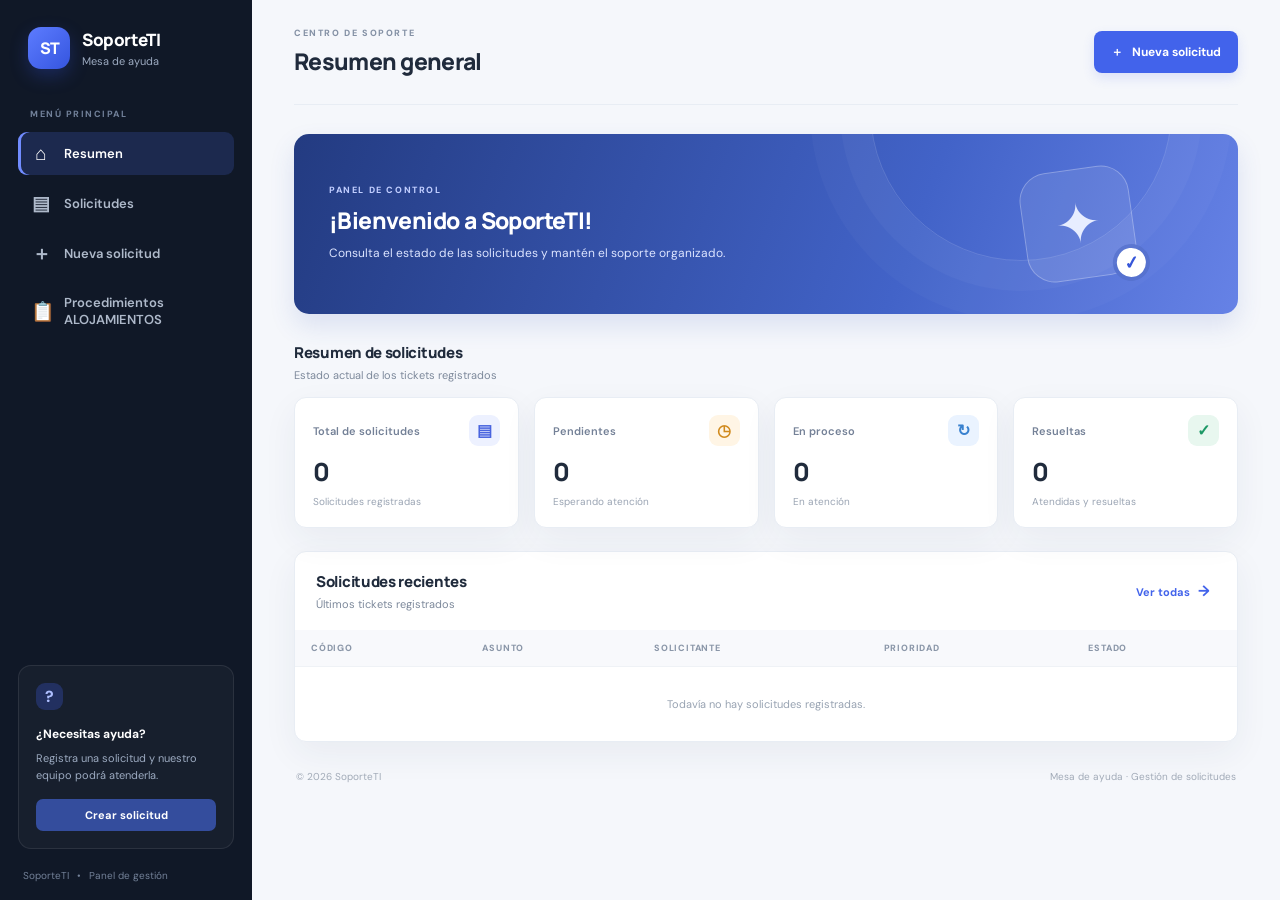
<file: index.html>
<!DOCTYPE html>
<html lang="es">
<head>
  <meta charset="UTF-8">
  <meta name="viewport" content="width=device-width, initial-scale=1.0">
  <meta name="theme-color" content="#101827">
  <title>SoporteTI | Mesa de ayuda</title>
  <link rel="stylesheet" href="CSS/TI.css">
  <script>
    // La carpeta "api" debe estar dentro de la carpeta principal del proyecto.
    window.APP_CONFIG = { apiBaseUrl: "./api" };
  </script>
  <script src="JavaScript/app.js" defer></script>
</head>
<body>
  <div class="app-shell">
    <aside class="sidebar">
      <a class="brand" href="#" aria-label="SoporteTI, inicio" data-go="dashboard">
        <span class="brand-mark">ST</span>
        <span><strong>SoporteTI</strong><small>Mesa de ayuda</small></span>
      </a>

      <div class="sidebar-label">MENÚ PRINCIPAL</div>
      <nav class="side-nav" aria-label="Navegación principal">
        <a href="#" class="nav-link active" data-view="dashboard"><span class="nav-icon">⌂</span>Resumen</a>
        <a href="#" class="nav-link" data-view="tickets"><span class="nav-icon">▤</span>Solicitudes</a>
        <a href="#" class="nav-link" data-view="new-ticket"><span class="nav-icon">＋</span>Nueva solicitud</a>
        <a href="#" class="nav-link" data-view="alojamientos"><span class="nav-icon">📋</span>Procedimientos ALOJAMIENTOS</a>
      </nav>

      <div class="sidebar-bottom">
        <div class="help-card">
          <span class="help-icon">?</span>
          <strong>¿Necesitas ayuda?</strong>
          <p>Registra una solicitud y nuestro equipo podrá atenderla.</p>
          <button type="button" class="help-button" data-go="new-ticket">Crear solicitud</button>
        </div>
        <div class="sidebar-foot">SoporteTI <span>•</span> Panel de gestión</div>
      </div>
    </aside>

    <main class="main-content">
      <header class="topbar">
        <div>
          <p class="eyebrow">CENTRO DE SOPORTE</p>
          <h1 id="page-title">Resumen general</h1>
        </div>
        <button type="button" class="primary-button top-action" data-go="new-ticket">
          <span>＋</span> Nueva solicitud
        </button>
      </header>

      <section class="view active" id="dashboard">
        <div class="welcome-panel">
          <div>
            <p class="welcome-kicker">PANEL DE CONTROL</p>
            <h2>¡Bienvenido a SoporteTI!</h2>
            <p>Consulta el estado de las solicitudes y mantén el soporte organizado.</p>
          </div>
          <div class="welcome-art" aria-hidden="true"><span>✦</span><i>✓</i></div>
        </div>

        <div class="section-heading">
          <div><h2>Resumen de solicitudes</h2><p>Estado actual de los tickets registrados</p></div>
        </div>

        <div class="stats-grid">
          <article class="stat-card">
            <div class="stat-top"><span class="stat-label">Total de solicitudes</span><span class="stat-icon icon-total">▤</span></div>
            <strong class="stat-number" id="stat-total">0</strong>
            <span class="stat-note">Solicitudes registradas</span>
          </article>
          <article class="stat-card">
            <div class="stat-top"><span class="stat-label">Pendientes</span><span class="stat-icon icon-pending">◷</span></div>
            <strong class="stat-number" id="stat-pending">0</strong>
            <span class="stat-note">Esperando atención</span>
          </article>
          <article class="stat-card">
            <div class="stat-top"><span class="stat-label">En proceso</span><span class="stat-icon icon-progress">↻</span></div>
            <strong class="stat-number" id="stat-progress">0</strong>
            <span class="stat-note">En atención</span>
          </article>
          <article class="stat-card">
            <div class="stat-top"><span class="stat-label">Resueltas</span><span class="stat-icon icon-resolved">✓</span></div>
            <strong class="stat-number" id="stat-resolved">0</strong>
            <span class="stat-note">Atendidas y resueltas</span>
          </article>
        </div>

        <section class="panel">
          <div class="panel-heading">
            <div><h2>Solicitudes recientes</h2><p>Últimos tickets registrados</p></div>
            <button type="button" class="text-button" data-go="tickets">Ver todas <span>→</span></button>
          </div>
          <div class="table-wrap">
            <table>
              <thead><tr><th>CÓDIGO</th><th>ASUNTO</th><th>SOLICITANTE</th><th>PRIORIDAD</th><th>ESTADO</th></tr></thead>
              <tbody id="recent-body"><tr><td colspan="5" class="empty">Cargando solicitudes...</td></tr></tbody>
            </table>
          </div>
        </section>
      </section>

      <section class="view" id="tickets">
        <div class="section-heading page-section-heading">
          <div><h2>Todas las solicitudes</h2><p>Administra, edita y actualiza los tickets de soporte.</p></div>
        </div>
        <section class="panel">
          <div class="toolbar">
            <label class="search-box"><span>⌕</span><input id="ticket-search" type="search" placeholder="Buscar por código, asunto o solicitante..." autocomplete="off"></label>
            <label class="filter-box"><span>Estado</span>
              <select id="status-filter">
                <option value="">Todos los estados</option>
                <option value="Pendiente">Pendiente</option>
                <option value="En proceso">En proceso</option>
                <option value="Resuelta">Resuelta</option>
              </select>
            </label>
          </div>
          <div class="table-wrap">
            <table class="tickets-table">
              <thead><tr><th>CÓDIGO</th><th>ASUNTO</th><th>SOLICITANTE</th><th>PRIORIDAD</th><th>ESTADO</th><th>FECHA</th><th>ACCIONES</th></tr></thead>
              <tbody id="tickets-body"><tr><td colspan="7" class="empty">Cargando solicitudes...</td></tr></tbody>
            </table>
          </div>
          <div class="panel-foot"><span id="ticket-count">0 solicitudes</span><span>Los cambios se guardan en la base de datos.</span></div>
        </section>
      </section>

      <section class="view" id="new-ticket">
        <div class="section-heading page-section-heading">
          <div><h2>Crear una solicitud</h2><p>Completa la información para registrar un nuevo ticket.</p></div>
        </div>
        <section class="form-panel">
          <div class="form-intro"><span class="form-icon">＋</span><div><h3>Información de la solicitud</h3><p>Los campos marcados con * son obligatorios.</p></div></div>
          <form id="ticket-form" class="ticket-form">
            <div class="form-grid">
              <label class="field"><span>Nombre del solicitante *</span><input name="requester" type="text" maxlength="120" placeholder="Nombre completo" required></label>
              <label class="field"><span>Correo electrónico *</span><input name="email" type="email" maxlength="160" placeholder="nombre@correo.com" required></label>
              <label class="field field-full"><span>Asunto *</span><input name="subject" type="text" maxlength="180" placeholder="Describe brevemente el problema" required></label>
              <label class="field"><span>Categoría *</span>
                <select name="category" required>
                  <option value="">Selecciona una categoría</option>
                  <option value="Hardware">Hardware</option>
                  <option value="Software">Software</option>
                  <option value="Redes">Redes</option>
                  <option value="Accesos">Accesos</option>
                  <option value="Otro">Otro</option>
                </select>
              </label>
              <label class="field"><span>Prioridad *</span>
                <select name="priority" required>
                  <option value="">Selecciona la prioridad</option>
                  <option value="Baja">Baja</option>
                  <option value="Media">Media</option>
                  <option value="Alta">Alta</option>
                  <option value="Urgente">Urgente</option>
                </select>
              </label>
              <label class="field field-full"><span>Descripción del problema *</span><textarea name="description" rows="5" maxlength="3000" placeholder="Explica qué sucede, cuándo comenzó y qué has intentado..." required></textarea></label>
            </div>
            <div class="form-actions"><button type="reset" class="secondary-button">Limpiar</button><button type="submit" class="primary-button">Registrar solicitud <span>→</span></button></div>
          </form>
        </section>
      </section>

      <section class="view" id="alojamientos">
        <div class="section-heading page-section-heading">
          <div><h2>Procedimientos ALOJAMIENTOS</h2><p>Pasos, etapas y entregables del manual operativo de alojamientos.</p></div>
        </div>
        <section class="panel">
          <div class="toolbar">
            <label class="search-box"><span>⌕</span><input id="aloj-search" type="search" placeholder="Buscar etapa o paso..." autocomplete="off"></label>
          </div>
          <div id="alojamientos-grid" class="aloj-grid"></div>
          <div class="panel-foot"><span id="aloj-count">0 pasos</span><span>Origen: ALOJAMIENTOS_Manual</span></div>
        </section>
      </section>

      <footer class="main-footer"><span>© <span id="current-year"></span> SoporteTI</span><span>Mesa de ayuda · Gestión de solicitudes</span></footer>
    </main>
  </div>

  <div class="toast" id="toast" role="status" aria-live="polite"></div>

  <div class="modal" id="edit-modal" aria-hidden="true">
    <div class="modal-card" role="dialog" aria-modal="true" aria-labelledby="edit-title">
      <div class="modal-heading">
        <div><p class="eyebrow">GESTIÓN DE TICKETS</p><h2 id="edit-title">Editar solicitud</h2><p>Modifica los datos y guarda los cambios.</p></div>
        <button type="button" class="modal-close" id="close-modal" aria-label="Cerrar">×</button>
      </div>
      <form id="edit-form" class="ticket-form">
        <input type="hidden" name="id">
        <div class="form-grid">
          <label class="field"><span>Nombre del solicitante *</span><input name="requester" type="text" maxlength="120" required></label>
          <label class="field"><span>Correo electrónico *</span><input name="email" type="email" maxlength="160" required></label>
          <label class="field field-full"><span>Asunto *</span><input name="subject" type="text" maxlength="180" required></label>
          <label class="field"><span>Categoría *</span><select name="category" required><option value="Hardware">Hardware</option><option value="Software">Software</option><option value="Redes">Redes</option><option value="Accesos">Accesos</option><option value="Otro">Otro</option></select></label>
          <label class="field"><span>Prioridad *</span><select name="priority" required><option value="Baja">Baja</option><option value="Media">Media</option><option value="Alta">Alta</option><option value="Urgente">Urgente</option></select></label>
          <label class="field field-full"><span>Descripción *</span><textarea name="description" rows="4" maxlength="3000" required></textarea></label>
        </div>
        <div class="form-actions"><button type="button" class="secondary-button" id="cancel-edit">Cancelar</button><button type="submit" class="primary-button">Guardar cambios</button></div>
      </form>
    </div>
  </div>

  <script id="alojamientos-data" type="application/json">
  {
    "fases": [
      {
        "id": "01",
        "title": "Gestión comercial y atención inicial",
        "description": "Desde el primer correo hasta la reunión de descubrimiento",
        "owner": "Dirección de Proyectos",
        "etapas": [
          {"id":"01.01","title":"Recepción y registro de la solicitud comercial","pasos":[
            {"titulo":"Leer y comprender el correo recibido","herramienta":"Correo empresarial","acciones":["Abrir el buzón autorizado.","Localizar el mensaje original del posible cliente.","Leer asunto, remitente, motivo y adjuntos, sin presuponer requisitos."],"por_que":"La solicitud original es el primer antecedente contractual y no debe alterarse.","verificar":"Se localiza el correo original y su remitente."},
            {"titulo":"Registrar la oportunidad ALO-COM-001","herramienta":"Google Drive / registro documental","acciones":["Crear carpeta raíz local de recepción comercial con permisos privados.","Registrar fecha real de recepción, nombre, asunto, canal y adjuntos.","Guardar el mensaje original en Comunicaciones, conservar adjuntos y registrar ruta y responsable."],"por_que":"Permite consultar exactamente qué se solicitó y cuándo.","verificar":"El registro coincide con el correo; no se han inventado datos."},
            {"titulo":"Comprobar si la solicitud tiene información mínima","herramienta":"Registro comercial","acciones":["Verificar que exista una dirección o canal válido de respuesta.","Registrar las preguntas pendientes.","Pasar a evaluación preliminar sin formular una cotización definitiva."],"por_que":"Antes de comprometer recursos hay que saber qué se conoce y qué falta.","verificar":"La oportunidad tiene responsable y dudas documentadas."},
            {"titulo":"Abrir expediente temporal controlado","herramienta":"Explorador de archivos / Google Drive","acciones":["Abrir la ubicación corporativa autorizada; crear ALOJAMIENTOS/01_Gestion_Comercial/Comunicaciones con acceso restringido.","Guardar el mensaje original sin edición y mantener nombre/fecha de la fuente.","Comprobar permisos de Director y Analista; no publicar enlaces abiertos."],"por_que":"La captura del primer contacto precede a la formalización completa del expediente.","verificar":"La ubicación existe y el mensaje puede recuperarse por identificador."}
          ]},
          {"id":"01.02","title":"Evaluación preliminar de la oportunidad","pasos":[
            {"titulo":"Revisar compatibilidad con los servicios","herramienta":"Registro de oportunidades","acciones":["Comparar la necesidad general con la capacidad de una empresa pequeña de desarrollo a medida.","Identificar riesgos evidentes, como plazos imposibles o sectores regulados.","Anotar hechos conocidos y supuestos no confirmados."],"por_que":"Evita aceptar compromisos ajenos a la capacidad de la empresa.","verificar":"Existen observaciones documentadas de encaje y riesgos."},
            {"titulo":"Comparar opciones y registrar una decisión","herramienta":"Registro ALO-DEC-001","acciones":["Considerar continuar al descubrimiento, pedir aclaraciones, declinar o cotizar inmediatamente.","Para ALOJAMIENTOS, recomendar descubrimiento porque el alcance no está definido.","Obtener aprobación del Director de Proyectos antes de responder."],"por_que":"La alternativa apropiada depende de la información y del nivel de incertidumbre.","verificar":"Registro de alternativas, justificación y autoridad responsable.","decisión":"Se propone reunión de descubrimiento; no una cotización cerrada."}
          ]},
          {"id":"01.03","title":"Respuesta formal al cliente","pasos":[
            {"titulo":"Preparar respuesta comercial","herramienta":"Gmail","acciones":["Abrir la conversación del cliente y seleccionar Responder.","Usar el texto de ejemplo y verificar nombre, asunto, destinatario y promesas.","No incluir precio ni fecha definitiva de entrega."],"por_que":"Se reconoce la solicitud sin adquirir compromisos prematuros.","verificar":"Borrador revisado por Dirección."},
            {"titulo":"Enviar y verificar la comunicación","herramienta":"Gmail","acciones":["Solicitar aprobación del Director de Proyectos.","Enviar desde la cuenta empresarial autorizada.","Abrir Enviados, verificar el mensaje y registrar fecha y referencia en ALO-COM-002."],"por_que":"Un borrador no equivale a un correo enviado.","verificar":"Se conserva evidencia del envío; si falló, queda como pendiente."}
          ]},
          {"id":"01.04","title":"Asignación del responsable de análisis","pasos":[
            {"titulo":"Asignar el responsable de descubrimiento","herramienta":"Correo interno / registro de asignaciones","acciones":["Designar al Analista de Negocio como responsable de conducir la entrevista.","Establecer los entregables esperados y el alcance de su autoridad.","Conservar la asignación en el expediente."],"por_que":"La separación de responsabilidades reduce compromisos o diseños apresurados.","verificar":"Asignación y responsable identificados."},
            {"titulo":"Coordinar la participación técnica","herramienta":"Comunicación interna","acciones":["Definir cuándo debe participar el Arquitecto de Software.","Evitar que la primera reunión se centre exclusivamente en tecnología.","Acordar el canal para aclarar preguntas posteriores."],"por_que":"Primero hay que entender necesidades de negocio; después evaluar soluciones.","verificar":"Participantes y responsabilidades identificados."}
          ]},
          {"id":"01.05","title":"Preparación y convocatoria de la primera reunión","pasos":[
            {"titulo":"Preparar la agenda de 45 minutos","herramienta":"Google Docs","acciones":["Crear ALO-REU-001 con objetivo, agenda y participantes previstos.","Asignar tiempo suficiente a la descripción del problema.","Remitir la agenda para revisión interna."],"por_que":"Una reunión estructurada permite obtener información útil y acuerdos claros.","verificar":"Agenda completa y revisada."},
            {"titulo":"Preparar preguntas de descubrimiento","herramienta":"Google Docs","acciones":["Organizar preguntas sobre procesos, actores, problemas, impactos y restricciones.","Identificar dudas surgidas del correo original.","No formular preguntas que presupongan que el cliente quiere módulos aún no solicitados."],"por_que":"Las respuestas del cliente fundamentarán los requisitos posteriores.","verificar":"Guion disponible, sin respuestas inventadas."},
            {"titulo":"Convocar la reunión","herramienta":"Google Calendar / Google Meet","acciones":["Solicitar fechas disponibles al cliente.","Crear un evento con fecha y zona horaria confirmadas.","Agregar participantes, agenda y enlace de reunión.","Enviar invitación y comprobar aceptación; si no confirma, mantenerla pendiente."],"por_que":"Una convocatoria no significa que la reunión ocurrió.","verificar":"Evento creado y confirmaciones verificadas."}
          ]},
          {"id":"01.06","title":"Apertura del expediente empresarial","pasos":[
            {"titulo":"Crear estructura documental","herramienta":"Google Drive","acciones":["Acceder a la ubicación corporativa aprobada.","Crear la carpeta raíz ALOJAMIENTOS y sus subcarpetas.","Revisar permisos y evitar enlaces públicos.","Crear un índice de documentos con código, versión, responsable y estado."],"por_que":"La información contractual y de negocio no debe mezclarse indiscriminadamente con el código.","verificar":"Árbol accesible por personas autorizadas."},
            {"titulo":"Registrar versiones y estados","herramienta":"Google Sheets o Google Docs","acciones":["Crear el índice maestro de comunicaciones y documentos.","Distinguir borrador, revisión, aprobado, vigente y cerrado.","Relacionar ALO-COM-001, ALO-DEC-001, ALO-COM-002 y ALO-REU-001."],"por_que":"Permite identificar documentos vigentes y evitar confundir propuestas con autorizaciones.","verificar":"Índice trazable, sin estados ficticios."}
          ]},
          {"id":"01.07","title":"Verificación y cierre de la fase inicial","pasos":[
            {"titulo":"Revisar las evidencias de la fase","herramienta":"Expediente comercial","acciones":["Verificar correo original, decisión preliminar y respuesta enviada.","Comprobar asignación de analista, agenda, preguntas y convocatoria.","Confirmar que los documentos estén localizables y con permisos correctos."],"por_que":"No se debe comenzar el descubrimiento con antecedentes incompletos.","verificar":"Controles evidenciados o pendientes identificados."},
            {"titulo":"Autorizar avance al descubrimiento","herramienta":"Registro de control de fase","acciones":["Identificar faltantes o compromisos sin resolver.","Si la reunión está coordinada, documentar que la fase se encuentra preparada para continuar.","Si falta respuesta del cliente, registrar seguimiento sin suponer aprobación."],"por_que":"El avance debe responder a condiciones verificables, no a una fecha arbitraria.","verificar":"Autorización registrada por Dirección; siguiente fase habilitada para ejecución."}
          ]}
        ]
      },
      {
        "id": "02",
        "title": "Descubrimiento, requisitos y contratación",
        "description": "Del descubrimiento de necesidades a la cotización, cronograma y contratación",
        "owner": "Análisis de Negocio y Dirección",
        "etapas": [
          {"id":"02.01","title":"Entrevista de descubrimiento","pasos":[
            {"titulo":"Confirmar reunión, interlocutores y autorización","herramienta":"Calendar y expediente","acciones":["Comprobar aceptación del evento ALO-REU-001 y registrar fecha, canal y asistentes reales.","Al abrir la sesión explicar objetivos, tiempo y tratamiento de notas; solicitar permiso antes de grabar.","Confirmar quién describe el proceso, quién valida requisitos y quién podría firmar el contrato."],"por_que":"La autoridad para describir procesos no siempre coincide con la de aprobar presupuesto.","verificar":"Acta contiene participantes reales, consentimiento y preguntas acordadas."},
            {"titulo":"Conducir preguntas sin adelantar funcionalidades","herramienta":"Entrevista guiada","acciones":["Solicitar al cliente describir un alojamiento desde que se registra hasta que se actualiza.","Preguntar quién consulta, modifica o elimina; solicitar ejemplos reales anonimizados.","Revisar dificultades, datos mínimos, restricciones y necesidad de integraciones.","Leer el resumen al cliente y registrar las afirmaciones sin tratarlas como aprobación formal."],"por_que":"Permite observar el trabajo real antes de transformarlo en pantallas o tablas.","verificar":"Preguntas, respuestas y dudas quedan diferenciadas."},
            {"titulo":"Registrar puntos inciertos y siguiente conversación","herramienta":"Listado de pendientes","acciones":["Señalar como pendientes los campos obligatorios, modelo de usuarios y política de borrado.","Pedir ejemplos de archivos sin recibir información sensible innecesaria.","Acordar fecha de revisión de acta y responsable de cada respuesta."],"por_que":"La incertidumbre visible evita comprometer un desarrollo de alcance impreciso.","verificar":"Pendientes con propietario, medio de respuesta y fecha objetivo."},
            {"titulo":"Confirmar lo observado y lo pendiente","herramienta":"Minuta de entrevista","acciones":["Anotar cada respuesta con fuente y persona; señalar frases supuestas del caso como propuestas, no como testimonios reales.","Leer al entrevistado los hechos críticos y confirmar qué puede publicarse dentro del equipo.","Programar validación del acta; no registrar aprobación sin respuesta explícita."],"por_que":"La narración de ejemplo no prueba que la entrevista efectivamente ocurrió.","verificar":"Constan fecha, asistentes y confirmaciones o estatus pendiente."}
          ]},
          {"id":"02.02","title":"Acta y acuerdos de reunión","pasos":[
            {"titulo":"Elaborar acta ALO-REU-002","herramienta":"Google Docs","acciones":["Tras la reunión separar hechos relatados, propuestas y preguntas no contestadas.","Identificar participantes, fecha, acuerdos, pendientes y propietarios.","Registrar la versión de borrador y enviar para observaciones."],"por_que":"El acta permite reconstruir el origen de cada requisito y decisión.","verificar":"Contenido contrastado con notas originales y estado borrador visible."},
            {"titulo":"Solicitar confirmación y controlar cambios","herramienta":"Correo y control documental","acciones":["Enviar enlace restringido del borrador y fecha razonable para comentarios.","Incorporar correcciones mediante nueva versión; mantener historial.","Solicitar confirmación expresa de quien tenga la competencia para validar el relato.","Guardar respuesta y establecer si el acta está aprobada o pendiente."],"por_que":"El silencio del cliente no se interpreta como aprobación.","verificar":"Acta validada y evidencia de conformidad, o lista de observaciones."},
            {"titulo":"Emitir acta controlada","herramienta":"Correo / registro de documentos","acciones":["Asignar código ALO-REU-002 y versión 0.1; incluir decisiones, pendientes, dueños y fecha comprometida.","Enviar al cliente el enlace restringido y solicitar observaciones sobre puntos concretos.","Al recibir respuesta registrar versión nueva 1.0 y fecha; si no responde mantener En revisión."],"por_que":"Separa documento preparado de acta validada.","verificar":"La aprobación tiene emisor autorizado y soporte documental."}
          ]},
          {"id":"02.03","title":"Procesos actuales y actores","pasos":[
            {"titulo":"Levantar mapa del proceso actual","herramienta":"draw.io y entrevistas","acciones":["Dibujar actores: Operaciones, consulta y Gerencia como autoridades diferenciadas.","Modelar cómo llega un dato, dónde se anota, quién lo modifica y cómo se consulta.","Marcar transferencias manuales, duplicidades y puntos sin control de versión."],"por_que":"El diseño debe resolver el flujo de información, no reproducir todos los archivos dispersos.","verificar":"Diagrama del estado actual revisado con el cliente."},
            {"titulo":"Construir inventario de actores y permisos","herramienta":"Tabla de roles","acciones":["Enumerar actores de negocio sin confundirlos con cuentas técnicas.","Para cada actor registrar operaciones de lectura, alta, modificación y eliminación.","Consultar quién autoriza cada permiso y si se requiere trazabilidad de modificaciones."],"por_que":"Los permisos son reglas del negocio y alimentan tanto seguridad como diseño de interfaz.","verificar":"Matriz de roles pendiente de ratificación o aprobada."}
          ]},
          {"id":"02.04","title":"Problemas y objetivos del negocio","pasos":[
            {"titulo":"Formular problemas con evidencia","herramienta":"Análisis causal","acciones":["Distinguir síntomas: duplicación, demora de consulta y ausencia de fuente única.","Solicitar frecuencia, tiempos e impacto económico si el cliente dispone de cifras.","Registrar objetivos medibles sin inventar indicadores que el cliente no ha medido."],"por_que":"Un proyecto se justifica por problemas de negocio y no por elegir Flask o MySQL.","verificar":"Relación problema → impacto → resultado buscado."},
            {"titulo":"Definir objetivo y límites iniciales","herramienta":"Documento de alcance","acciones":["Redactar objetivo: centralizar usuarios autorizados, alojamientos y comodidades.","Expresar las exclusiones: reservas, pagos, facturación, chat, mapas e integraciones no autorizadas.","Presentar límites y obtener observaciones del cliente."],"por_que":"Una exclusión clara protege el presupuesto y las expectativas del cliente.","verificar":"Documento de objetivos con decisiones pendientes identificadas."}
          ]},
          {"id":"02.05","title":"Requisitos y reglas de negocio","pasos":[
            {"titulo":"Registrar requisitos con identificadores estables","herramienta":"Catálogo ALO-REQ","acciones":["Asignar IDs RF, RN y RNO; indicar fuente de cada necesidad.","Describir operaciones verificables sin definir implementación todavía.","Marcar explícitamente los requisitos que siguen siendo hipótesis del equipo."],"por_que":"La trazabilidad necesita relacionar entrevista, requisito, historia, prueba y entrega.","verificar":"Cada requisito identifica responsable de validación y criterio inicial."},
            {"titulo":"Validar escenarios con usuarios","herramienta":"Taller de revisión","acciones":["Presentar ejemplos de creación, consulta, edición y eliminación.","Preguntar qué sucede ante nombre vacío, duplicados o comodidades inexistentes.","Registrar excepciones y confirmar el resultado esperado con el cliente."],"por_que":"Los casos negativos descubren reglas omitidas y afectan el diseño.","verificar":"Ejemplos válidos e inválidos aceptados o pendientes."},
            {"titulo":"Construir matriz de requisitos y fuentes","herramienta":"Google Sheets / registro de requisitos","acciones":["Crear columnas ID, fuente, tipo, descripción, prioridad, criterio de aceptación, versión, estado y autoridad.","Vincular RF-01..RF-08 y reglas RN con cada evidencia de entrevista/acta.","Marcar pendiente de confirmación el borrado físico, campos mínimos, política de alta y tipos de usuario."],"por_que":"Impide que el código se convierta en la única especificación del negocio.","verificar":"Cada requisito tiene origen y estado de aprobación documentado."}
          ]},
          {"id":"02.06","title":"Requisitos de calidad y restricciones","pasos":[
            {"titulo":"Distinguir dato, validación y política","herramienta":"Documento RN","acciones":["Para nombre, descripción y ubicación definir obligatoriedad, longitud y significado de cada campo.","Confirmar si el borrado es físico, lógico o restringido por auditoría.","Revisar si existen duplicados permitidos, estados y otros controles del dominio."],"por_que":"Una validación de formulario sin regla aprobada puede bloquear el negocio.","verificar":"Reglas priorizadas y evidencias de confirmación."},
            {"titulo":"Formalizar relaciones y permisos","herramienta":"Matriz RN / RF","acciones":["Proponer comodidad reutilizable asociada a muchos alojamientos.","Definir comportamiento cuando se intenta asociar una comodidad inexistente.","Confirmar qué rol puede crear, editar y eliminar registros."],"por_que":"Las relaciones afectarán la base de datos, la API y la seguridad.","verificar":"Reglas coherentes con los ejemplos de uso y la matriz de roles."}
          ]},
          {"id":"02.07","title":"Modelos, alcance y validación","pasos":[
            {"titulo":"Identificar escenarios de calidad","herramienta":"Escenarios RNO","acciones":["Preguntar volumen esperado de usuarios y registros, concurrencia, disponibilidad y recuperación deseadas.","Establecer criterios verificables de autenticación, respaldo y tiempos de respuesta, marcando los umbrales como pendientes hasta ser negociados.","Registrar privacidad, seguridad, navegador y ubicación de datos requeridos."],"por_que":"Los atributos no funcionales impactan infraestructura, presupuesto y contrato.","verificar":"Escenarios documentados con estímulo, ambiente, medida y autoridad."},
            {"titulo":"Registrar restricciones y dependencias","herramienta":"Documento de restricciones","acciones":["Confirmar tecnología permitida, licencias, navegadores y accesos a nube.","Consultar responsabilidades del cliente sobre datos y cuentas Azure.","Señalar que Compose local no define por sí mismo el despliegue seguro de producción."],"por_que":"Una arquitectura viable depende de restricciones técnicas y contractuales reales.","verificar":"Restricciones clasificadas en confirmadas, propuestas y pendientes."},
            {"titulo":"Establecer puerta de validación de requisitos","herramienta":"Comité cliente / Dirección","acciones":["Convocar revisión de catálogo y escenarios con responsable facultado por el cliente.","Comparar cada criterio con el resultado esperado y registrar conflictos.","Incluir firma, aceptación por correo u otra autorización contractual válida, o mantener pendientes; no presupuestar como alcance fijo lo no validado."],"por_que":"La estimación contractual depende de requisitos aprobados.","verificar":"Línea base identificada con versión y aprobación o bloqueo documentado."}
          ]},
          {"id":"02.08","title":"Modelos de negocio y alcance aprobado","pasos":[
            {"titulo":"Modelar casos de uso y flujo futuro","herramienta":"draw.io","acciones":["Dibujar autenticación, consultar alojamientos, mantener alojamientos y mantener comodidades.","Mostrar actores externos y límites de la aplicación, no clases de framework.","Validar cada interacción con las historias y sus restricciones."],"por_que":"Los diagramas permiten al cliente comprender procesos antes de ver código.","verificar":"Casos de uso sin funciones externas al alcance."},
            {"titulo":"Preparar línea base preliminar","herramienta":"Documento ALO-ALC-001","acciones":["Consolidar requisitos, procesos, reglas, exclusiones y criterios.","Marcar inconsistencias y resolverlas con responsables autorizados.","Obtener aceptación de alcance antes de fijar cronograma contractual o esfuerzo definitivo."],"por_que":"Sin línea base no existe un control confiable de cambios.","verificar":"Alcance fechado, versionado y sometido a aprobación."},
            {"titulo":"Aplicar control de puerta G1","herramienta":"Registro ALO-G1","acciones":["Verificar alcance, exclusiones, reglas, riesgos y usuarios autorizados.","Si el cliente no aprueba, emitir solicitud de aclaración y regresar a 02.05.","Si aprueba, fijar versión de línea base como entrada de 02.10; bloquear cambios informales."],"por_que":"El proceso real puede regresar a un paso anterior, en vez de fingir avance lineal.","verificar":"Documento de alcance aprobado y condiciones de retorno claras."}
          ]},
          {"id":"02.09","title":"Análisis de viabilidad y riesgos","pasos":[
            {"titulo":"Analizar viabilidad y alternativas","herramienta":"Informe técnico/comercial","acciones":["Comparar construir a medida, adaptar SaaS y mantener archivos mejorados, con costos y límites.","Identificar infraestructura, seguridad, conocimientos del equipo y costes de operación.","Explicar por qué se propone desarrollo a medida si el cliente confirma reglas y control suficientes."],"por_que":"No debe suponerse que programar desde cero es siempre más rentable.","verificar":"Decisión documentada con criterios, riesgos y datos faltantes."},
            {"titulo":"Crear matriz de riesgos y mitigaciones","herramienta":"ALO-RIE-001","acciones":["Anotar incertidumbres de alcance, cambios, integración, seguridad, accesos y continuidad.","Asignar probabilidad e impacto cualitativos y responsable de seguimiento.","Definir mitigación, señal de activación y reserva presupuestaria si corresponde."],"por_que":"Los riesgos deben influir en planes y estimaciones, no quedar en una lista olvidada.","verificar":"Riesgos registrados y revisables."}
          ]},
          {"id":"02.10","title":"Estimación, cotización y cronograma","pasos":[
            {"titulo":"Descomponer alcance y estimar horas","herramienta":"WBS y hoja de cálculo","acciones":["Separar actividades de dirección, análisis, arquitectura, implementación, validación y despliegue.","Estimar por rol y registrar supuestos de capacidad; evitar mezclar horas con duración calendario.","Revisar tareas dependientes, incertidumbre y posibles retrabajos."],"por_que":"El precio requiere una base de trabajo medible y supuestos explícitos.","verificar":"Horas por rol reconciliadas con alcance y cronograma."},
            {"titulo":"Justificar cada hora mediante paquetes de trabajo","herramienta":"Hoja de estimación ALO-EST-001","acciones":["Asignar horas por actividad, propietario y producto verificable; diferenciar horas de persona de días de calendario.","Sumar por rol y revisar 512 horas totales sin duplicar esfuerzo compartido.","Contrastar tareas, riesgos y disponibilidad; ajustar estimación si cambia el alcance o la capacidad."],"por_que":"La cifra total por rol solo es defendible si existe una descomposición verificable.","verificar":"Total de 512 horas y supuestos de capacidad revisados con Dirección."},
            {"titulo":"Calcular cotización ALO-COT-001","herramienta":"Hoja de cálculo y propuesta","acciones":["Multiplicar horas por tarifa interna de referencia y sumar subtotales.","Incorporar reserva de riesgo por separado, sin ocultarla en las tarifas.","Precisar impuestos no incluidos, costos Azure excluidos y vigencia sujeta a revisión legal.","Comprobar 512 horas, subtotal COP 57.740.000, reserva COP 5.774.000 y total COP 63.514.000."],"por_que":"Permite discutir el precio sobre cálculos auditables y no sobre cifras arbitrarias.","verificar":"Cotización cuadra matemáticamente; sigue sin aprobarse hasta autorización."},
            {"titulo":"Preparar cronograma por hitos","herramienta":"ALO-CRON-001","acciones":["Usar fecha relativa S=autorización, evitando inventar una fecha real de contrato.","Distribuir requisitos, arquitectura, configuración, tres Sprints candidatos, calidad, publicación y transferencia en 10 semanas.","Identificar puertas de aceptación, responsables y dependencias del cliente.","Revisar que los hitos no den por realizadas reuniones ni despliegues."],"por_que":"El cronograma es una secuencia dependiente y negociable, no una garantía automática.","verificar":"Fechas relativas y condiciones de inicio claras."}
          ]},
          {"id":"02.11","title":"Propuesta, negociación y contratación","pasos":[
            {"titulo":"Presentar propuesta y condiciones","herramienta":"Dirección / ALO-PROP-001","acciones":["Unificar objetivo, alcance, exclusiones, entregables, valor, cronograma y aceptación.","Revisar condiciones de pago, responsabilidades, licencias, titularidad de entregables y tratamiento de datos con las áreas competentes.","Enviar la propuesta solo cuando Dirección apruebe su versión final."],"por_que":"La propuesta transforma requisitos y estimaciones en compromisos potenciales, que exigen controles.","verificar":"Propuesta versionada y remitida con trazabilidad."},
            {"titulo":"Gestionar preguntas y negociación","herramienta":"Registro de observaciones","acciones":["Registrar cada observación del cliente con fecha y responsable.","Calcular impacto antes de modificar alcance, precio o plazo.","Emitir nueva versión de propuesta si cambia alguna condición; evitar correcciones informales sin rastro."],"por_que":"Una negociación modifica supuestos y debe reflejarse en el acuerdo formal.","verificar":"Versiones y diferencias de propuesta registradas."},
            {"titulo":"Formalizar autorización del proyecto","herramienta":"Contrato / orden de servicio","acciones":["Comprobar identidad jurídica, representantes y facultades de firma, sin usar identidades ficticias para actos reales.","Verificar alcance, anexos, precio, cronograma, propiedad intelectual, protección de información, cambios y aceptación.","Confirmar firma o autorización válida y condiciones de inicio antes de abrir tareas de desarrollo.","Registrar S, fecha efectiva de autorización, para concretar el cronograma."],"por_que":"Sin autorización la empresa no debe representar la ejecución como contratada.","verificar":"Acuerdo verificable y puerta G1 autorizada o mantenida pendiente."},
            {"titulo":"Emitir registro de autorización o no autorización","herramienta":"Acta comercial ALO-AUT-001","acciones":["Relacionar versión de propuesta, cotización, cronograma, requisitos y anexos vigentes.","Anotar quién firma, quién acepta, fecha efectiva, condiciones suspensivas y alcance de autorización.","Cuando no exista aprobación, no abrir Sprints de desarrollo como trabajo contratado; utilizar solo preparación documental."],"por_que":"Una propuesta redactada no constituye una autorización válida.","verificar":"Acta o correo de autorización verificable, o estado pendiente."}
          ]}
        ]
      },
      {
        "id": "03",
        "title": "Scrum, arquitectura y diseño",
        "description": "Jira, decisiones técnicas, diagramas y prototipos",
        "owner": "Product Owner, Scrum Master y Arquitectura",
        "etapas": [
          {"id":"03.01","title":"Equipo y responsabilidades Scrum","pasos":[
            {"titulo":"Nombrar funciones y autoridades","herramienta":"Matriz RACI","acciones":["Documentar Director, Analista/PO, Scrum Master, Arquitecto y responsable de Ingeniería/QA/DevOps.","Distinguir cargos empresariales de responsabilidades Scrum: PO ordena backlog, SM facilita Scrum y Developers crean incrementos.","Confirmar por escrito quién valida negocio, arquitectura, entregas, presupuesto y cambios."],"por_que":"Una persona puede tener varios roles, pero no debe perderse claridad de autoridad.","verificar":"Matriz de responsabilidades revisada."},
            {"titulo":"Establecer acuerdos de equipo","herramienta":"Acta interna","acciones":["Fijar canales, frecuencia de revisión, disponibilidad y reglas de respuesta.","Acordar uso de Jira como fuente del trabajo, GitHub como código y Drive para comunicaciones restringidas.","Formalizar horario de reuniones, revisión por pares y gestión de impedimentos."],"por_que":"La colaboración efectiva necesita reglas explícitas y sostenibles.","verificar":"Acuerdos publicados y accesibles al equipo."}
          ]},
          {"id":"03.02","title":"Objetivo de producto y planificación","pasos":[
            {"titulo":"Redactar objetivo de producto","herramienta":"Visión de producto","acciones":["Vincular centralización del catálogo a problemas iniciales de la empresa cliente.","Definir incrementos observables y exclusiones.","Acordar prioridades iniciales con PO sin fijar número de Sprints irrevocable."],"por_que":"El objetivo orienta decisiones sin convertir el plan en una especificación congelada.","verificar":"Objetivo de producto y responsables definidos."},
            {"titulo":"Planificar capacidad real","herramienta":"Calendario del equipo","acciones":["Registrar días disponibles por miembro y obligaciones simultáneas.","Comparar horas totales cotizadas con capacidad por semana, dependencias y validaciones del cliente.","Ajustar tamaño de cada Sprint a la disponibilidad real, no a una cantidad arbitraria de iteraciones."],"por_que":"512 horas distribuidas en distintos roles no equivalen a 512 horas de un solo desarrollador.","verificar":"Plan viable con supuestos de capacidad visibles."}
          ]},
          {"id":"03.03","title":"Proyecto Jira, tablero Scrum y límites WIP","pasos":[
            {"titulo":"Revisar proyecto Jira existente","herramienta":"Jira Cloud","acciones":["Entrar en https://ornioflodor.atlassian.net con autorización.","Localizar el proyecto SCRUM y comprobar el tablero disponible antes de modificar su configuración.","Registrar quién puede administrar issues, backlog, Sprints y workflows."],"por_que":"No se debe duplicar un proyecto Jira ni asumir permisos por el nombre de la cuenta.","verificar":"Proyecto y permisos inspeccionados manualmente."},
            {"titulo":"Configurar flujo y campos necesarios","herramienta":"Jira / configuración autorizada","acciones":["Comprobar que existan tipos Epic, Story, Task y Bug, y estados To Do, In Progress, Review y Done o equivalentes.","Establecer condiciones de transición, prioridades y filtros del tablero.","Registrar captura del flujo y aprobar cambios antes de afectar otros trabajos del proyecto."],"por_que":"El tablero debe representar trabajo real y sus estados, no fabricar avance.","verificar":"Transiciones y filtros verificados con issue de prueba si está autorizado."},
            {"titulo":"Configurar Kanban y límite WIP en Jira","herramienta":"Jira Cloud, tablero SCRUM","acciones":["Abrir tablero SCRUM y observar columnas reales antes de editar; no eliminar estados usados por otros proyectos.","Acordar qué trabajo cuenta como En curso y En revisión y fijar límites iniciales de trabajo en curso (p. ej., 2 en curso por equipo, 2 en revisión) sujetos a capacidad.","En Jira Cloud revisar configuración del tablero → Columns; configurar límites si el tipo de tablero y permisos lo permiten; si no, registrar política y alertas manuales.","Durante Daily comprobar bloqueos y acumulación; priorizar terminar trabajo antes de comenzar tarjetas adicionales."],"por_que":"El límite WIP ayuda a visualizar cuellos de botella y reduce el multitasking.","verificar":"Tablero o política muestra límites y el equipo registra ajuste por observación."}
          ]},
          {"id":"03.04","title":"Épicas, historias, criterios y backlog","pasos":[
            {"titulo":"Crear épicas por dominios y trabajo transversal","herramienta":"Jira / Backlog","acciones":["Abrir proyecto SCRUM, sección Backlog o Issues según la interfaz disponible.","Crear manualmente las épicas de Usuarios, Alojamientos, Comodidades y la entrega transversal.","Registrar los identificadores asignados realmente por Jira y enlazarlos al catálogo de requisitos."],"por_que":"Las épicas agrupan resultados; no deben presentarse IDs imaginarios como existentes.","verificar":"Épicas visibles y referencias reales registradas."},
            {"titulo":"Introducir historias y aceptación","herramienta":"Jira / creación de Story","acciones":["Crear historias US-01 a US-06 una por una, copiando la descripción y los criterios para revisión del PO.","Añadir prioridad, dependencia y etiquetas solo si han sido validadas.","Verificar que cada historia pueda probarse sin exigir funcionalidades fuera de alcance."],"por_que":"El backlog conecta necesidades, implementación y verificación.","verificar":"Historias trazables con IDs Jira reales y estado de aprobación."}
          ]},
          {"id":"03.05","title":"Refinamiento, priorización y acuerdos","pasos":[
            {"titulo":"Refinar historias con el PO","herramienta":"Refinamiento Jira","acciones":["Revisar cada historia: actor, intención, beneficio, reglas, ejemplos y dependencias.","Dividir historias demasiado grandes y aclarar incertidumbres antes de estimar.","Ordenar por valor, riesgo y dependencias; no por preferencias técnicas."],"por_que":"Un backlog priorizado no significa que todo su contenido esté inmediatamente listo para desarrollar.","verificar":"Historias candidatas a Sprint con criterios verificables."},
            {"titulo":"Estimar y revisar capacidad","herramienta":"Planning poker / consenso","acciones":["Definir una escala relativa (por ejemplo 1,2,3,5,8) si el equipo la utiliza.","Discutir complejidad, incertidumbre y pruebas sin convertir puntos automáticamente en horas.","Confrontar alcance del Sprint con disponibilidad del equipo y objetivos acordados."],"por_que":"Los puntos relativos sirven para planificar trabajo, no sustituyen la estimación comercial.","verificar":"Estimaciones y justificación registradas."}
          ]},
          {"id":"03.06","title":"Acuerdos de colaboración, DoR y DoD","pasos":[
            {"titulo":"Definir acuerdos de colaboración","herramienta":"Documento DoR / DoD","acciones":["Proponer DoR: historia entendida, criterios claros, dependencias identificadas, datos y prototipo disponibles cuando aplique.","Proponer DoD: código integrado, pruebas satisfactorias, revisión de PR, documentación y evidencia en Jira.","Aprobar políticas con equipo y responsables; tratar DoR como acuerdo de preparación, no como condición universal de Scrum."],"por_que":"Evita empezar tareas ambiguas o declarar terminado código sin validar.","verificar":"Acuerdos accesibles y aplicados."},
            {"titulo":"Establecer reglas de ramas y revisión","herramienta":"GitHub / acuerdo de equipo","acciones":["Seleccionar PR pequeñas hacia develop o main según el flujo aprobado.","Solicitar revisión por otra persona y resultados CI antes de integrar.","No fusionar secretos, binarios sensibles ni cambios de esquema sin pruebas."],"por_que":"La coordinación técnica se define antes de desarrollar en paralelo.","verificar":"Estrategia revisada y documentada."}
          ]},
          {"id":"03.07","title":"Plataforma computacional y contexto del sistema","pasos":[
            {"titulo":"Evaluar contexto computacional","herramienta":"Ficha de infraestructura","acciones":["Identificar navegadores, usuarios concurrentes, volumen aproximado de registros y acceso de red.","Comparar CPU, memoria, almacenamiento, E/S y latencia como recursos distintos; documentar supuestos.","No fijar tamaño de servidor sin carga o límites confirmados."],"por_que":"Las decisiones de infraestructura deben responder a características verificadas y posibilidad de crecimiento.","verificar":"Restricciones y supuestos de capacidad trazables."},
            {"titulo":"Preparar diagrama de contexto C4","herramienta":"draw.io","acciones":["Dibujar la organización usuaria y el sistema ALOJAMIENTOS como límite principal.","Mostrar interacción por navegador y administración autorizada; incluir otros sistemas solo si están confirmados.","Explicar que contexto C4 no incluye controladores ni clases internas."],"por_que":"Un contexto legible alinea negocio y tecnología.","verificar":"Diagrama exportado, revisado y versionado."},
            {"titulo":"Dimensionar capacidad inicial y registrar hipótesis","herramienta":"Hoja de capacidad ALO-CAP-001","acciones":["Registrar usuarios concurrentes previstos, transacciones por hora, registros, tamaños promedio, crecimiento mensual y objetivo de respuesta; mantener incógnitas pendientes.","Calcular almacenamiento = registros × bytes medios × factor de índices × retención; separar estimación de medición.","Comprobar CPU, RAM, almacenamiento, E/S y red en Windows/Docker y en el servicio de nube candidato; identificar límites y cuellos posibles."],"por_que":"Una decisión de cómputo debe basarse en demanda y calidad, no solamente en disponibilidad de hardware.","verificar":"Cada cifra está etiquetada como hipótesis, dato del cliente o medición."}
          ]},
          {"id":"03.08","title":"Atributos y escenarios de calidad","pasos":[
            {"titulo":"Definir escenarios concretos de calidad","herramienta":"Calidad arquitectónicamente significativa","acciones":["Para rendimiento definir origen del estímulo, escenario de carga, respuesta y métrica.","Para seguridad describir intentos de acceso no autorizado y respuesta HTTP esperada.","Para recuperabilidad establecer objetivo de respaldo y restauración pendiente de negociación."],"por_que":"Una palabra como «rápido» no permite verificar arquitectura.","verificar":"Escenarios medibles o claramente pendientes de aprobación."},
            {"titulo":"Contrastar tradeoffs","herramienta":"Registro de análisis","acciones":["Comparar costo, disponibilidad, seguridad, mantenibilidad y rendimiento.","Documentar dónde un objetivo afectaría a otro, como mayor redundancia frente a mayor costo.","Registrar decisiones provisionales y los ensayos que las confirmarían."],"por_que":"Los atributos de calidad compiten y requieren prioridades explícitas.","verificar":"Compromisos y riesgos reconocidos."}
          ]},
          {"id":"03.09","title":"Análisis de alternativas y ADR","pasos":[
            {"titulo":"Comparar arquitecturas posibles","herramienta":"Análisis de alternativas","acciones":["Contrastar monolito tradicional, monolito modular y microservicios por tamaño de equipo y complejidad operativa.","Examinar SOA, eventos y mensajería como opciones, sin introducirlas artificialmente en el MVP.","Valorar despliegue, transacciones, observabilidad, acoplamiento y costo futuro."],"por_que":"No se elige una arquitectura por moda sino por restricciones actuales y posibilidades de cambio.","verificar":"Comparación explícita conservada."},
            {"titulo":"Documentar elecciones y consecuencias","herramienta":"ALO-ADR-001 / ALO-ADR-002","acciones":["Redactar contexto, alternativas, decisión recomendada y consecuencias.","Registrar stack provisional Flask, SQLAlchemy, MySQL, Vite, JS nativo y Bootstrap.","Solicitar revisión de riesgos al Arquitecto y no etiquetar el ADR como aceptado sin su aprobación."],"por_que":"El ADR preserva por qué se escogió una alternativa y cuándo reconsiderarla.","verificar":"ADR versionados y estado correcto."},
            {"titulo":"Evaluar conectores y asincronía","herramienta":"ADR-002 / matriz de alternativas","acciones":["Comparar REST síncrono, tareas asíncronas y mensajería/eventos según latencia, acoplamiento, consistencia y complejidad.","Para CRUD básico sin procesamiento largo, recomendar REST sin broker; registrar cuándo cambiaría la decisión.","Definir interfaz HTTP JSON y responsabilidades por dominio; comprobar ausencia de integraciones externas requeridas."],"por_que":"Estudiar una alternativa no implica incorporarla al producto.","verificar":"ADR documenta opciones descartadas y disparadores de revisión."}
          ]},
          {"id":"03.10","title":"Módulos, capas y contratos API","pasos":[
            {"titulo":"Establecer módulos y dependencias","herramienta":"Diseño modular","acciones":["Separar responsabilidades de Usuarios, Alojamientos y Comodidades y evitar que la interfaz consulte MySQL directamente.","Definir capas HTTP/controladores, servicios de aplicación, repositorios/persistencia y DTO según complejidad real.","Limitar relaciones entre módulos y aplicar cohesión, bajo acoplamiento y principios SOLID donde aporten valor."],"por_que":"Los límites modulares facilitan revisar y modificar funciones sin fragmentar despliegues.","verificar":"Responsabilidades y dependencias diagramadas."},
            {"titulo":"Diseñar contratos y errores","herramienta":"API REST","acciones":["Especificar GET/POST/PUT/DELETE para alojamientos y comodidades, login y lectura del usuario.","Definir JSON, códigos 200/201/204/400/401/403/404/409 y validaciones.","Revisar seguridad de rutas y diferenciación entre autenticación y autorización."],"por_que":"Una API previsible reduce errores de integración entre frontend y backend.","verificar":"Contrato de rutas y ejemplos coherentes con requisitos."},
            {"titulo":"Separar capas y responsabilidades SOLID","herramienta":"Revisión de diseño","acciones":["Mantener rutas como adaptadores HTTP, servicios para reglas/validación y repositorios para consultas SQL; modelo en capa de persistencia.","Comprobar que rutas de Usuarios, Alojamientos y Comodidades están en sus respectivos directorios y no importan lógica de presentación.","Evaluar cohesión, dependencias y principio de responsabilidad única con una revisión de cambio real."],"por_que":"El monolito modular solo es válido si el código respeta fronteras comprobables.","verificar":"Rutas, servicios, repositorios y modelos identificados en archivos de código del paquete."}
          ]},
          {"id":"03.11","title":"Diagramas UML y C4","pasos":[
            {"titulo":"Crear diagramas C4 de contenedores y componentes","herramienta":"draw.io","acciones":["Contexto: usuarios y ALOJAMIENTOS.","Contenedores C4: navegador/frontend, API Flask y MySQL; documentar conectores HTTP y SQL.","Componentes: Blueprints, servicios, modelos y repositorios, señalando cuando alguno sea solo un diseño propuesto.","Distinguir «contenedor C4» de «contenedor Docker»: representan conceptos diferentes."],"por_que":"El nivel de detalle debe corresponder al público que revisa el diagrama.","verificar":"Diagramas exportados con fecha y versión."},
            {"titulo":"Elaborar UML pertinente","herramienta":"draw.io","acciones":["Crear casos de uso para actores de consulta y edición.","Dibujar diagrama de secuencia: login → JWT → GET alojamientos → respuesta.","Crear diagrama de clases/dominio de alojamiento, comodidad y usuario sin acoplar negocio a detalles de framework.","Guardar editable y exportación para el expediente."],"por_que":"UML ayuda a analizar interacción y estructura antes de programar.","verificar":"Modelos coherentes con contratos y reglas de negocio."}
          ]},
          {"id":"03.12","title":"Modelo de datos y seguridad","pasos":[
            {"titulo":"Definir modelo relacional","herramienta":"Modelo lógico","acciones":["Tabla usuarios: id, email único, password_hash y rol.","Tabla alojamientos: id, nombre obligatorio, descripción y ubicación descriptiva.","Tabla comodidades: id, nombre único; tabla puente alojamiento_comodidad con claves compuestas.","Revisar nulos, índices, borrado y reglas de integridad antes de generar una migración."],"por_que":"El dominio necesita integridad relacional, particularmente entre alojamientos y comodidades.","verificar":"Modelo lógico revisado y reglas trazadas."},
            {"titulo":"Definir autenticación y contratos de datos","herramienta":"Contrato API / seguridad","acciones":["Usar hashes robustos y respuestas de error que no revelen si existe un usuario.","Definir tokens JWT de duración limitada y comprobar roles en el backend.","Evitar almacenar secretos en código o exponer tokens en URL y registros.","Indicar que la gestión definitiva de usuarios requiere revisión de políticas y endurecimiento."],"por_que":"Un formulario oculto en frontend no constituye autorización.","verificar":"Rutas protegidas y amenazas mínimas identificadas."}
          ]},
          {"id":"03.13","title":"Prototipos y revisión de interfaces","pasos":[
            {"titulo":"Preparar prototipos de tareas principales","herramienta":"Penpot","acciones":["Dibujar pantalla de acceso, listado, detalle, formulario y catálogo de comodidades.","Añadir estados de vacío, error y falta de permisos.","Probar navegación con representante de Operaciones usando datos ficticios."],"por_que":"Los prototipos permiten validar lenguaje y secuencia de tareas sin costo de reescribir código.","verificar":"Observaciones y versiones registradas."},
            {"titulo":"Revisar accesibilidad y consistencia","herramienta":"Lista de verificación UI","acciones":["Comprobar controles con etiqueta, navegación por teclado y contraste.","Definir mensajes claros de éxito y error, y evitar confirmaciones engañosas.","Registrar decisiones que cambien criterios de aceptación del backlog."],"por_que":"Una interfaz correcta debe ser comprensible y usable además de funcional.","verificar":"Validación de usabilidad y correcciones priorizadas."}
          ]},
          {"id":"03.14","title":"Infraestructura física y opciones de nube","pasos":[
            {"titulo":"Comparar ubicación de componentes","herramienta":"Diagrama de despliegue","acciones":["Distinguir Docker Compose local de recursos administrados de nube.","Contrastar servicios de cómputo, base de datos gestionada, certificados, red y monitoreo en Azure.","Documentar dependencia de cuentas, permisos, regiones, backup y precios revisados al contratar."],"por_que":"Las opciones de producción requieren continuidad, datos persistentes y costo verificable.","verificar":"Diagrama físico propuesto con decisiones pendientes."},
            {"titulo":"Revisar capacidad y costos de nube","herramienta":"Ficha de sizing","acciones":["Estimar cargas pequeñas iniciales basadas en datos del cliente.","Definir CPU, RAM, almacenamiento, ancho de banda y capacidad de recuperación como supuestos revisables.","Solicitar cotización vigente del proveedor antes de incluir costos recurrentes en contrato."],"por_que":"No es responsable presentar precios de Azure como fijos sin seleccionar plan, región y uso.","verificar":"Supuestos, cotización de plataforma y responsables de acceso."},
            {"titulo":"Definir despliegue lógico y restricciones físicas","herramienta":"C4 despliegue / registro ALO-INF-001","acciones":["Representar navegador, frontend, API Flask y MySQL como unidades diferentes; aclarar que Contenedor C4 no significa Docker.","Distinguir Docker Compose local de servicios Azure de producción; registrar servicios, CPU/RAM, red y persistencia.","Comparar App Service, Container Apps y VM antes de seleccionar; incluir costos, control de secretos y tareas operativas."],"por_que":"La arquitectura lógica y la física deben relacionarse, pero no confundirse.","verificar":"Diagrama y matriz documentan riesgos y correspondencia de decisiones."}
          ]},
          {"id":"03.15","title":"Revisión y aprobación de arquitectura","pasos":[
            {"titulo":"Hacer revisión formal de línea base","herramienta":"Revisión de arquitectura","acciones":["Conciliar requisitos aprobados, backlog, diagramas, ADR, prototipos y costos.","Revisar seguridad, rendimiento esperado, despliegue, licencias y soporte del equipo.","Registrar observaciones, responsables y condición de cierre de cada una."],"por_que":"Los documentos de arquitectura deben guiar al código y no convertirse en archivos aislados.","verificar":"Lista de observaciones resueltas o excepciones autorizadas."},
            {"titulo":"Autorizar construcción y controlar cambios","herramienta":"Acta de puerta G2","acciones":["Recoger aprobación de Arquitecto/Líder Técnico y PO en sus ámbitos.","Versionar baseline y enlazarla desde el backlog.","Notificar cambios posteriores mediante solicitud CHG y no editando unilateralmente la baseline."],"por_que":"La aprobación separa el análisis de la ejecución controlada.","verificar":"Acta G2 firmada o pendiente; ninguna aprobación inventada."}
          ]}
        ]
      },
      {
        "id": "04",
        "title": "Preparación técnica",
        "description": "Repositorio, dependencias, ambientes y Docker",
        "owner": "Ingeniería de Software",
        "etapas": [
          {"id":"04.01","title":"Herramientas y accesos","pasos":[
            {"titulo":"Comprobar estación de trabajo y requisitos","herramienta":"Windows / PowerShell","acciones":["Abrir PowerShell y ejecutar `git --version`, `docker --version`, `docker compose version`, `python --version` y `node --version`.","Abrir Docker Desktop y comprobar motor iniciado, virtualización/WSL2 y recursos disponibles.","Registrar versiones observadas sin afirmar que son idénticas en todos los equipos.","Abrir el proyecto en VS Code y confirmar que no existen archivos modificados accidentalmente."],"por_que":"Un problema de versiones o recursos debe detectarse antes de programar y depurar síntomas falsos.","verificar":"Versiones anotadas y Docker accesible."},
            {"titulo":"Preparar accesos según menor privilegio","herramienta":"Cuentas de herramientas","acciones":["Comprobar cuenta GitHub, Jira Cloud y permisos mínimos.","Activar MFA donde esté disponible y evitar compartir contraseñas personales.","Registrar responsable de las cuentas Azure y de la futura aprobación de secretos."],"por_que":"La trazabilidad exige saber quién opera y quién aprueba.","verificar":"Accesos permitidos verificados sin exponer tokens."}
          ]},
          {"id":"04.02","title":"Git y GitHub: repositorio y permisos","pasos":[
            {"titulo":"Inspeccionar repositorio oficial","herramienta":"GitHub / navegador","acciones":["Abrir https://github.com/ornioflodor/alojamientos con una sesión autorizada.","Verificar propietario, visibilidad, rama por defecto, colaboradores y contenido actual.","Si el repositorio ya tiene cambios, no sobrescribirlos; actualizar baseline y revisar historial."],"por_que":"El repositorio es la fuente oficial de código y puede haber cambiado desde la planificación.","verificar":"Estado real del repositorio registrado."},
            {"titulo":"Clonar solo después de revisar","herramienta":"PowerShell","acciones":["Elegir carpeta local de trabajo fuera de directorios temporales.","Ejecutar `git clone` con URL oficial solo si existe permiso.","Entrar a la carpeta y verificar `git status` y `git remote -v`.","Si ya existe una copia, preferir inspección y `git fetch` antes de clonar una segunda por error."],"por_que":"Un remoto mal configurado puede enviar código a una cuenta equivocada.","verificar":"Origen, rama y estado local confirmados."},
            {"titulo":"Preparar repositorio vacío sin asumir archivos","herramienta":"PowerShell / GitHub","acciones":["Revisar en GitHub el repositorio privado https://github.com/ornioflodor/alojamientos y comprobar rama predeterminada y contenido actual.","Si está vacío, usar git clone y crear README.md antes de ejecutar git add README.md; si ya tiene historial, no ejecutar git init ni sobrescribir main.","Configurar identidad Git y solicitar permisos mínimos; comprobar git status y remote -v."],"por_que":"La secuencia debe funcionar incluso si el repositorio original no contiene ningún archivo.","verificar":"README real existe antes de add; primer commit y remoto verificados, sin secretos."}
          ]},
          {"id":"04.03","title":"Convenciones de ramas y revisiones","pasos":[
            {"titulo":"Elegir ramas y permisos de revisión","herramienta":"GitHub Settings / Branches","acciones":["Comparar desarrollo directo en main contra ramas de funcionalidad con Pull Request.","Proponer rama principal protegida y feature branches con convención `feature/<id>-<resumen>`.","Configurar requerimiento de checks y revisión cuando el plan/permiso de GitHub lo permita.","Documentar la alternativa aplicable si la protección no estuviera disponible."],"por_que":"Un equipo pequeño también requiere integración controlada, pero la gobernanza debe adecuarse a sus permisos.","verificar":"Política de ramas, revisión y excepciones aprobadas."},
            {"titulo":"Practicar flujo de PR sin código de negocio","herramienta":"Git CLI / GitHub","acciones":["Crear una rama de documentación después de confirmar main limpia.","Añadir únicamente un README revisado, commit con mensaje relacionado y enviar rama.","Abrir Pull Request; asignar revisión y comprobar diff antes de merge.","No fusionar sin autorización del responsable del repositorio."],"por_que":"Validar el flujo reduce errores cuando haya desarrollos concurrentes.","verificar":"PR de prueba registrado con resultado de revisión."}
          ]},
          {"id":"04.04","title":"Estructura del proyecto","pasos":[
            {"titulo":"Instalar estructura reproducible","herramienta":"Carpeta codigo/ del paquete","acciones":["Abrir la carpeta `codigo` incluida junto al manual.","Copiar su contenido a la copia de trabajo del repositorio, respetando `.github`, backend, frontend, compose.yaml y .env.example.","Antes de copiar, comprobar conflictos con archivos que ya existan y resolverlos manualmente.","Verificar que `.env` esté ignorado por Git."],"por_que":"Los archivos completos reducen las diferencias entre equipos y preservan la línea base.","verificar":"Estructura versionable sin credenciales."},
            {"titulo":"Registrar el mapa de carpetas","herramienta":"VS Code / README","acciones":["Confirmar que backend/app contiene fábrica, modelos y rutas; tests y requisitos están separados.","Confirmar que frontend/src contiene interfaz de JS nativo y CSS; archivos de raíz definen Compose y CI.","Documentar responsables y propósito de carpetas, y abrir issues para refactorizaciones aprobadas."],"por_que":"Las convenciones favorecen cohesión y permiten saber dónde modificar cada dominio.","verificar":"Carpetas y documentación coherentes."}
          ]},
          {"id":"04.05","title":"Backend Flask y MySQL","pasos":[
            {"titulo":"Comprobar aplicación Flask y dependencias","herramienta":"backend/ y Docker","acciones":["Revisar `backend/requirements.txt` y `app/__init__.py` antes de ejecutar.","Confirmar que Flask expone `/health` y `/api/v1` y que las credenciales provienen del entorno.","Comprobar diferencia entre migraciones versionadas `flask db upgrade` para local y producción."],"por_que":"La fábrica de Flask debe poder inicializarse en pruebas sin depender de MySQL remoto.","verificar":"Revisión estática de rutas y configuración."},
            {"titulo":"Ejecutar pruebas de API en contenedor","herramienta":"Docker Compose / pytest","acciones":["Configurar `.env` con valores propios sin publicarlo.","Ejecutar `docker compose up --build -d` desde la carpeta `codigo`.","Ejecutar `docker compose exec api pytest -q` y anotar salida real.","Ante fallo revisar `docker compose logs --tail=120 api` y corregir antes de continuar."],"por_que":"Una prueba automática ejecutada vale más que asumir que el código está correcto.","verificar":"Exit code cero o incidencia documentada, sin inventar resultados."},
            {"titulo":"Comprobar versionamiento de esquema","herramienta":"Flask-Migrate / Alembic","acciones":["Localizar backend/migrations/versions/20261031_001_base.py antes de levantar servicios.","Verificar `docker compose exec api flask db current` y `docker compose exec api flask db heads`; ambos deben coincidir tras upgrade.","Para cambios posteriores generar revisión mediante `flask db migrate -m \"descripcion\"`, revisar operaciones y registrar PR; nunca hacer cambios directos de estructura en producción."],"por_que":"La aplicación necesita un historial del esquema y posibilidad de diagnosticar fallos de migración.","verificar":"La base muestra revisión inicial aplicada y trazabilidad del commit."}
          ]},
          {"id":"04.06","title":"Frontend Vite y Bootstrap","pasos":[
            {"titulo":"Revisar frontend Vite y estructura de interfaz","herramienta":"frontend/package.json / VS Code","acciones":["Comprobar que frontend usa Vite, JS ES modules y Bootstrap 5.3.8.","Examinar `src/main.js`, que consume API REST con fetch y dibuja listados/formulario.","Verificar que las variables VITE_* son públicas en el frontend y nunca guardan secretos."],"por_que":"Frontend y backend tienen responsabilidades distintas y contratos de datos explícitos.","verificar":"Dependencias e interfaz coherentes con el alcance."},
            {"titulo":"Construir frontend y revisar errores","herramienta":"Node / Docker","acciones":["Con Node instalado, desde `codigo/frontend` ejecutar `npm install` y `npm run build`; como alternativa usar servicio web Compose.","Revisar salida de build y avisos de dependencias; guardar log relevante.","Abrir navegador en http://localhost:5173 con API local activa y probar acceso autorizado."],"por_que":"La compilación detecta errores sintácticos e importaciones incorrectas, no sustituye pruebas de usuario.","verificar":"Build y carga comprobados en equipo real."}
          ]},
          {"id":"04.07","title":"Docker y variables de entorno","pasos":[
            {"titulo":"Preparar parámetros y archivos secretos","herramienta":"Docker Compose / .env","acciones":["Copiar `.env.example` a `.env` y sustituir todos los marcadores de ejemplo.","Generar un secreto JWT largo y aleatorio; no usar en producción el fallback de desarrollo.","Confirmar `.env` ignorado por Git y ausencia de contraseñas en capturas o documentos compartidos.","Anotar responsables de rotación y recuperación de secretos."],"por_que":"Los contenedores no hacen seguras las contraseñas si estas terminan en el repositorio.","verificar":"`git status` no muestra `.env`; arranque utiliza valores no predeterminados."},
            {"titulo":"Inicializar entorno local y usuario administrador","herramienta":"Docker Compose","acciones":["En PowerShell, situarse en carpeta codigo, crear .env desde .env.example y reemplazar marcadores con valores propios.","Ejecutar `docker compose config` para verificar variables; luego `docker compose up --build -d`.","Ejecutar `docker compose exec api flask db upgrade` para crear las tablas con migraciones versionadas. No utilizar `db.create_all()`.","Ejecutar `docker compose exec api flask init-admin`; abrir http://localhost:5173 y comprobar http://localhost:5000/health.","Para cambiar schema posteriormente agregar nueva revisión Alembic, probar en copia y solo después ejecutar `db upgrade`."],"por_que":"El arranque local valida conectividad básica, pero no demuestra preparación de producción.","verificar":"Servicios saludables; cuenta administradora creada sin revelar contraseña."}
          ]},
          {"id":"04.08","title":"Pruebas iniciales y línea base","pasos":[
            {"titulo":"Verificar rutas y validaciones principales","herramienta":"Postman o curl / navegador","acciones":["Consultar `/health` y autenticar con cuenta administradora autorizada.","Probar listado vacío, creación, edición y eliminación en datos de ejemplo.","Comprobar que petición sin JWT falla y que usuario de consulta no puede modificar.","Registrar request, status y response sin guardar credenciales en evidencia."],"por_que":"Es una verificación de integración entre capas y roles, no solo de respuesta del servidor.","verificar":"Tabla de pruebas con resultados reales."},
            {"titulo":"Fijar baseline técnica y resolver pendientes","herramienta":"GitHub / informe","acciones":["Revisar `git diff`, secreto ignorado, ejecución pytest y build frontend.","Documentar cualquier limitación: cuentas de usuarios, auditoría, controles de producción o migración aún pendiente.","Solicitar revisión y abrir PR de integración en rama autorizada.","No declarar G3 aprobado mientras pruebas o revisiones fallen."],"por_que":"Una línea base debe ser reproducible y revisada por personas distintas del autor.","verificar":"Referencia de commit real, PR, pruebas y aprobación, si han ocurrido."},
            {"titulo":"Ejecutar pruebas de interfaz con Playwright","herramienta":"PowerShell / Node / Playwright","acciones":["Desde codigo/frontend ejecutar npm install, npx playwright install chromium y npm run test:e2e.","Comprobar captura de resultados, versión de Node y navegador; documentar fallos y no aprobar la línea base sin análisis.","No confundir prueba E2E de visualización básica con cobertura completa de flujos contra MySQL."],"por_que":"Se valida la experiencia de usuario en un navegador real.","verificar":"Playwright reporta los tests sin errores o registra incidencia con evidencia."}
          ]}
        ]
      },
      {
        "id": "05",
        "title": "Desarrollo incremental",
        "description": "Tickets, IA asistente, Sprints, PR y cambios",
        "owner": "Equipo Scrum e Ingeniería",
        "etapas": [
          {"id":"05.01","title":"Sprint Planning y selección de trabajo","pasos":[
            {"titulo":"Establecer objetivo y capacidad del Sprint","herramienta":"Jira Backlog / Sprint Planning","acciones":["Confirmar backlog priorizado y las historias preparadas por PO.","Revisar disponibilidad, dependencias y DoD antes de seleccionar trabajo.","Redactar objetivo de incremento con valor de negocio, no lista de tareas inconexas.","Iniciar Sprint en Jira solo con autorización y registrar la fecha efectiva."],"por_que":"Sprint Planning transforma oportunidades en un objetivo realizable por el equipo.","verificar":"Sprint objetivo, alcance seleccionado y capacidad documentados."},
            {"titulo":"Dividir historias en tareas técnicas","herramienta":"Jira / planificación","acciones":["Crear tareas pequeñas para modelo, API, interfaz, pruebas, integración y revisión.","Asignar responsables según disponibilidad, sin eliminar la propiedad colectiva del incremento.","Revisar impacto de dependencias y plan de integración temprano."],"por_que":"Las tareas facilitan coordinación sin confundir criterios de negocio con pasos de programación.","verificar":"Tablero muestra trabajo concreto con trazabilidad."}
          ]},
          {"id":"05.02","title":"Tarjetas Jira e instrucciones para IA","pasos":[
            {"titulo":"Crear tarjeta Jira de implementación","herramienta":"Jira / Story y subtareas","acciones":["En SCRUM elegir crear incidencia y tipo Story; introducir resumen, usuario y beneficio.","Copiar criterios verificables, prioridad PO, dependencias, responsable y Sprint autorizado.","Añadir subtareas de API, frontend, prueba y revisión; registrar claves Jira reales."],"por_que":"Una tarjeta completa evita que el ingeniero adivine el resultado esperado.","verificar":"Ticket visible, enlazado a requisito y criterios comprobables."},
            {"titulo":"Formular una instrucción a la IA sin acceso externo","herramienta":"IA elegida por profesional","acciones":["Copiar descripción y criterios del ticket real junto con estructura del repositorio.","Pedir archivos completos, comandos, pruebas y supuestos; prohibir funcionalidades fuera de alcance.","Revisar salida como sugerencia y no como cambio ya ejecutado.","Nunca pegar claves privadas, tokens ni datos personales innecesarios."],"por_que":"La IA apoya al profesional, pero no dispone de verdad operativa sobre Jira o GitHub si no está conectada.","verificar":"Prompt y respuestas útiles conservados sin secretos."}
          ]},
          {"id":"05.03","title":"Ramas y desarrollo paralelo","pasos":[
            {"titulo":"Crear rama de historia y sincronizar","herramienta":"Git / PowerShell","acciones":["Comprobar `git status` y guardar trabajo propio antes de cambiar rama.","Actualizar referencias remotas y basarse en la rama acordada.","Crear `feature/<clave-real>-<resumen>` y registrar el nombre en Jira.","No desarrollar directamente sobre main si la política exige PR."],"por_que":"Las ramas reducen interferencias al trabajar de manera paralela.","verificar":"Rama local y su referencia remota coherentes."},
            {"titulo":"Coordinar integración temprana","herramienta":"Jira / GitHub","acciones":["Comunicar archivos o contratos compartidos que podrían provocar conflictos.","Dividir responsabilidades sin crear ramas gigantes de larga duración.","Sincronizar y ejecutar pruebas antes de solicitar revisión."],"por_que":"La integración frecuente reduce el costo de resolver divergencias.","verificar":"Dependencias y riesgos de merge visibles."}
          ]},
          {"id":"05.04","title":"Implementación de Usuarios","pasos":[
            {"titulo":"Preparar identidad y roles","herramienta":"backend/app/models.py","acciones":["Revisar User: email único, password_hash y rol, sin contraseña en claro.","Confirmar roles admin, editor y consulta como baseline propuesta.","Validar que el sistema no expone registro público de administradores."],"por_que":"Los roles determinan autorización en API, independiente de esconder botones en pantalla.","verificar":"Modelo y reglas revisadas."},
            {"titulo":"Implementar login y control de acceso","herramienta":"backend/app/domains/usuarios/routes.py y service.py","acciones":["Usar POST `/api/v1/auth/login` con validación de JSON y error genérico de credenciales.","Aplicar `@jwt_required()` y `@require_roles` a operaciones privadas.","Probar 401 sin token y 403 con cuenta de consulta intentando editar."],"por_que":"La autenticación comprueba identidad; autorización comprueba permiso.","verificar":"Pruebas de credenciales y roles verificadas en entorno local."},
            {"titulo":"Revisar seguridad pendiente antes de producción","herramienta":"Checklist de endurecimiento","acciones":["Definir gestión completa de usuarios, bajas y rotación de contraseña según el negocio.","Añadir controles antibruteforce, HTTPS, auditoría y gestión segura de tokens antes de aprobar release productiva.","Registrar brechas como tareas obligatorias y no etiquetar prototipo como seguro por defecto."],"por_que":"La base de referencia ilustra controles principales, pero no sustituye una revisión de seguridad real.","verificar":"Brechas priorizadas y bloqueo de release si afectan seguridad crítica."}
          ]},
          {"id":"05.05","title":"Implementación de Alojamientos","pasos":[
            {"titulo":"Crear entidades y endpoints del catálogo","herramienta":"backend/app/models.py y routes.py","acciones":["Revisar nombre obligatorio, descripción, ubicación y relaciones definidas con cliente.","Implementar GET, POST, PUT y DELETE en rutas de alojamientos.","Validar tipo y longitud de campos y las referencias a comodidades existentes.","Persistir a través de SQLAlchemy, conservando respuestas HTTP coherentes."],"por_que":"La API debe proteger integridad del catálogo y contratos acordados.","verificar":"Rutas implementadas sobre baseline y tests de validación."},
            {"titulo":"Ejecutar historia y comprobar respuestas","herramienta":"Postman / pytest","acciones":["Iniciar sesión y obtener JWT de prueba, sin incorporarlo a capturas.","Crear un alojamiento válido y comprobar HTTP 201 e ID de registro.","Intentar nombre vacío y asociación inexistente: comprobar HTTP 400.","Consultar el recurso y eliminarlo en un ambiente de pruebas; comprobar 404 posteriormente."],"por_que":"Comprobar casos positivos y negativos revela más que revisar el código visualmente.","verificar":"Resultados y request/response documentados."}
          ]},
          {"id":"05.06","title":"Implementación de Comodidades","pasos":[
            {"titulo":"Implementar catálogo de comodidades","herramienta":"Modelos / API","acciones":["Comprobar que cada comodidad tiene ID y nombre único.","Crear GET `/api/v1/comodidades` y POST restringido a editor/admin.","Manejar nombre vacío con 400 y duplicado con 409."],"por_que":"Un catálogo controlado evita variantes inconsistentes y duplicados.","verificar":"Pruebas de unicidad y permiso realizadas."},
            {"titulo":"Relacionar comodidad con alojamiento","herramienta":"SQLAlchemy / pruebas","acciones":["Usar tabla puente con FKs e identificadores de ambos dominios.","Validar lista de IDs, eliminar duplicados dentro de petición y rechazar IDs inexistentes.","Revisar cómo se comporta la relación al eliminar un alojamiento y confirmar política de negocio."],"por_que":"El modelo muchos-a-muchos expresa que una comodidad puede aparecer en varios alojamientos.","verificar":"Relaciones consultadas y verificadas tras persistir."}
          ]},
          {"id":"05.07","title":"Frontend e integración","pasos":[
            {"titulo":"Construir pantallas y navegación","herramienta":"frontend/src/main.js","acciones":["Implementar acceso con correo/contraseña, listado, formulario y administración de comodidades.","Usar fetch con `Authorization: Bearer` para rutas privadas.","Representar errores y estados vacíos, y escapar valores mostrados por la API."],"por_que":"La interfaz debe respetar el mismo contrato y reglas que la API.","verificar":"Pantallas de alcance mínimo revisadas con prototipos."},
            {"titulo":"Ejecutar pruebas integradas de usuario","herramienta":"Navegador / API","acciones":["Iniciar sesión y comprobar que aparecen alojamientos.","Crear o editar y comprobar que el listado se actualiza después de operación válida.","Probar usuario de consulta: debe poder ver sin controles de edición.","Revisar consola y red del navegador ante errores de CORS o API."],"por_que":"Una API correcta no garantiza una experiencia de usuario coherente.","verificar":"Casos de uso comprobados con capturas sin datos sensibles."}
          ]},
          {"id":"05.08","title":"Pruebas durante el Sprint","pasos":[
            {"titulo":"Crear pruebas automáticas y escenarios manuales","herramienta":"pytest / Postman","acciones":["Abrir `backend/tests/test_api.py` y comprobar cobertura de health, login, permisos y CRUD inicial.","Ejecutar `pytest -q` en entorno de pruebas separado del sistema de producción.","Registrar resultados y agregar regresión para cada bug reproducido."],"por_que":"Las pruebas constituyen evidencia ejecutable del comportamiento esperado.","verificar":"Todos los casos terminan según expectativas o generan defectos."},
            {"titulo":"Probar datos frontera y errores","herramienta":"API / matriz de pruebas","acciones":["Ensayar campos vacíos, caracteres especiales, longitudes máximas y JSON inválido.","Comprobar 401/403/404/409 según corresponda.","Probar después de cada corrección los casos que ya funcionaban."],"por_que":"Validaciones insuficientes producen datos inconsistentes y fallas de integración.","verificar":"Resultados organizados por historia y caso de prueba."}
          ]},
          {"id":"05.09","title":"Pull Requests y Code Review","pasos":[
            {"titulo":"Preparar commit y PR pequeños","herramienta":"GitHub / Git","acciones":["Verificar diff; revisar secretos, dependencias y archivos generados.","Añadir cambios relacionados con una historia y crear commit explicativo.","Publicar rama y abrir Pull Request con referencia Jira, objetivo, pruebas y riesgos."],"por_que":"Un PR pequeño facilita auditoría y revisión útil.","verificar":"PR contiene cambios pertinentes y evidencia de pruebas."},
            {"titulo":"Revisar y corregir hallazgos","herramienta":"GitHub / Code Review","acciones":["Revisor comprueba seguridad, validaciones, legibilidad y separación de responsabilidades.","Registrar observaciones concretas, corregirlas y repetir tests.","Fusionar solo cuando se satisfagan las revisiones y checks establecidos."],"por_que":"Una revisión no es una aprobación automática por haber abierto el PR.","verificar":"Aprobación y merge verificables con commit de integración."}
          ]},
          {"id":"05.10","title":"Conflictos, integración y trazabilidad","pasos":[
            {"titulo":"Diagnosticar conflicto entre ramas","herramienta":"Git CLI / VS Code","acciones":["Traer cambios recientes y detectar conflictos durante merge o rebase autorizados.","Revisar las dos versiones del bloque y el contrato funcional afectado.","Resolver conscientemente sin aceptar ambos cambios por defecto."],"por_que":"Los conflictos son decisiones sobre comportamiento, no simples marcas de texto.","verificar":"Archivos sin marcadores y sentido funcional preservado."},
            {"titulo":"Comprobar regresión antes de integrar","herramienta":"pytest / GitHub","acciones":["Ejecutar tests y build sobre versión resultante del conflicto.","Revisar que no se hayan perdido rutas, nombres de campos o migraciones.","Añadir nota al PR y solicitar nueva revisión si cambió el comportamiento."],"por_que":"Una resolución que compila puede seguir violando reglas de negocio.","verificar":"Checks verdes y revisión actualizada."},
            {"titulo":"Resolver conflicto real con registro de ambas decisiones","herramienta":"Git / VS Code / ticket de integración","acciones":["Tomar dos ramas con cambios concurrentes a la misma sección de validación de Alojamientos; registrar hashes, autores y objetivo.","Ejecutar `git fetch origin` y merge sobre rama de trabajo; observar `<<<<<<<`, `=======` y `>>>>>>>` en archivo conflictivo.","Comparar intención funcional, seleccionar solución compatible con requisitos y resolver sin dejar marcadores.","Ejecutar `git diff --check` y pytest; anotar por qué se conservó cada comportamiento y solicitar revisión de PR."],"por_que":"El conflicto es un acontecimiento empresarial verificable, no una operación que se deba resolver automáticamente.","verificar":"No quedan marcadores, las pruebas pasan y el PR referencia la incidencia."}
          ]},
          {"id":"05.11","title":"Daily, Review y Retrospective","pasos":[
            {"titulo":"Registrar Daily y bloqueos","herramienta":"Jira / reunión breve","acciones":["Cada integrante informa progreso hacia objetivo, siguiente acción y bloqueo real.","Actualizar estado de tareas solo cuando el trabajo avance, no por llenar tablero.","Elevar dependencias del cliente y riesgos críticos al Scrum Master/Director según corresponda."],"por_que":"La reunión inspecciona progreso; no es informe jerárquico ni sustituto de Jira.","verificar":"Impedimentos y acciones asignados."},
            {"titulo":"Realizar Sprint Review","herramienta":"Demostración / acta","acciones":["Mostrar el incremento integrado contra las historias del Sprint.","Pedir al PO y representante del cliente comentarios sobre valor y criterios.","Registrar defectos y nuevas solicitudes por separado, sin introducirlos sin autorización."],"por_que":"La revisión permite adaptar backlog con evidencia de producto funcionando.","verificar":"Resultado revisado y backlog actualizado."},
            {"titulo":"Realizar retrospectiva accionable","herramienta":"Acta del equipo","acciones":["Identificar qué ayudó, qué dificultó y cuáles fueron las causas.","Elegir una o dos acciones verificables con propietario y fecha.","Revisar su ejecución en el siguiente Sprint."],"por_que":"Las lecciones deben cambiar el proceso y no limitarse a opiniones.","verificar":"Acciones de mejora medibles y responsables."}
          ]},
          {"id":"05.12","title":"Solicitudes de cambio y replanificación","pasos":[
            {"titulo":"Recibir nueva petición y registrar ALO-CHG-001","herramienta":"Solicitud formal","acciones":["Solicitar descripción del nuevo campo, valor de negocio y prioridad al cliente.","Registrar petición sin modificar todavía la baseline ni el código.","Analizar impactos sobre API, formulario, base de datos, pruebas y documentación."],"por_que":"Un cambio de una columna puede afectar varios artefactos y costos.","verificar":"Solicitud con solicitante, motivación y alcance preliminar."},
            {"titulo":"Evaluar alternativas, costo y autorización","herramienta":"PO / Dirección / Arquitectura","acciones":["Comparar posponer, incluir ahora o replanificar y cuantificar horas necesarias.","Presentar propuesta al PO por valor y a Dirección/cliente por impacto económico y contractual.","Si se autoriza, actualizar backlog, ADR si corresponde, migración, pruebas y cronograma; si no, conservar baseline."],"por_que":"El equipo no debe facturar ni implementar cambios no autorizados.","verificar":"Acta de aceptación o rechazo; estimación y replanificación trazables."},
            {"titulo":"Pasar cambio autorizado a una nueva línea base","herramienta":"Change Control / Jira / Git","acciones":["Solicitar autorización escrita de cliente para valor, alcance y fecha; si no existe, mantener ALO-CHG-001 propuesto.","Si se aprueba, registrar versión revisada de alcance y ticket Jira real con criterios, sin reutilizar un ID inventado."],"por_que":"Un cambio aprobado debe reflejarse en la línea base y en Jira con trazabilidad.","verificar":"Nueva versión de alcance registrada y ticket Jira vinculado."}
          ]}
        ]
      }
    ]
  }
  </script>

  <script>
    (function(){
      var dataEl = document.getElementById('alojamientos-data');
      var grid = document.getElementById('alojamientos-grid');
      var searchInput = document.getElementById('aloj-search');
      var countEl = document.getElementById('aloj-count');
      var data = dataEl ? JSON.parse(dataEl.textContent) : {fases:[]};
      var totalPasos = 0;
      data.fases.forEach(function(fase){ fase.etapas.forEach(function(etapa){ totalPasos += etapa.pasos.length; }); });
      countEl.textContent = totalPasos + ' pasos';

      function esc(s){ return String(s==null?'':s).replace(/&/g,'&amp;').replace(/</g,'&lt;').replace(/>/g,'&gt;'); }

      function render(filter){
        var f = (filter||'').toLowerCase();
        grid.innerHTML = '';
        var shown = 0;
        data.fases.forEach(function(fase){
          var faseHtml = '<div class="aloj-fase"><div class="aloj-fase-head" role="button" tabindex="0"><span class="aloj-fase-id">'+esc(fase.id)+'</span><span class="aloj-fase-title">'+esc(fase.title)+'</span><span class="aloj-fase-desc">'+esc(fase.description)+'</span><span class="aloj-fase-owner">'+esc(fase.owner)+'</span><span class="aloj-toggle">▼</span></div><div class="aloj-fase-body">';
          var faseShown = 0;
          fase.etapas.forEach(function(etapa){
            var etapaHtml = '<div class="aloj-etapa"><div class="aloj-etapa-head" role="button" tabindex="0"><span class="aloj-etapa-id">'+esc(etapa.id)+'</span><span class="aloj-etapa-title">'+esc(etapa.title)+'</span><span class="aloj-toggle">▼</span></div><div class="aloj-etapa-body">';
            var etapaShown = 0;
            etapa.pasos.forEach(function(paso){
              var hay = esc((paso.titulo+' '+(paso.herramienta||'')+' '+(paso.acciones||[]).join(' ')+' '+(paso.por_que||'')+' '+(paso.verificar||'')+' '+(paso.decisión||''))).toLowerCase();
              if(f && hay.indexOf(f)<0) return;
              etapaShown++;
              var accionesHtml = (paso.acciones||[]).map(function(a){return '<li>'+esc(a)+'</li>';}).join('');
              etapaHtml += '<div class="aloj-paso"><div class="aloj-paso-head"><span class="aloj-paso-title">'+esc(paso.titulo)+'</span><span class="aloj-paso-tool">'+esc(paso.herramienta||'')+'</span></div><div class="aloj-paso-body"><ul class="aloj-acciones">'+accionesHtml+'</ul><p class="aloj-porque"><strong>Por qué:</strong> '+esc(paso.por_que||'')+'</p><p class="aloj-verificar"><strong>Verificar:</strong> '+esc(paso.verificar||'')+'</p>'+(paso.decisión?'<p class="aloj-decision"><strong>Decisión:</strong> '+esc(paso.decisión)+'</p>':'')+'</div></div>';
            });
            etapaHtml += '</div></div>';
            if(etapaShown||!f){ faseHtml += etapaHtml; faseShown += etapaShown; }
          });
          faseHtml += '</div></div>';
          if(faseShown||!f){ grid.innerHTML += faseHtml; shown += faseShown; }
        });
      }

      function toggle(el){
        var body = el.nextElementSibling;
        var arrow = el.querySelector('.aloj-toggle');
        if(!body) return;
        var open = body.style.display === 'block';
        body.style.display = open ? 'none' : 'block';
        if(arrow) arrow.textContent = open ? '▶' : '▼';
      }

      render();
      grid.addEventListener('click', function(e){
        var head = e.target.closest('.aloj-fase-head, .aloj-etapa-head');
        if(head) toggle(head);
      });
      grid.addEventListener('keydown', function(e){
        if(e.key === 'Enter' || e.key === ' '){
          var head = e.target.closest('.aloj-fase-head, .aloj-etapa-head');
          if(head){ e.preventDefault(); toggle(head); }
        }
      });
      searchInput.addEventListener('input', function(){ render(searchInput.value); });
    })();
  </script>

  <div class="toast" id="toast" role="status" aria-live="polite"></div>
</body>
</html>
</file>
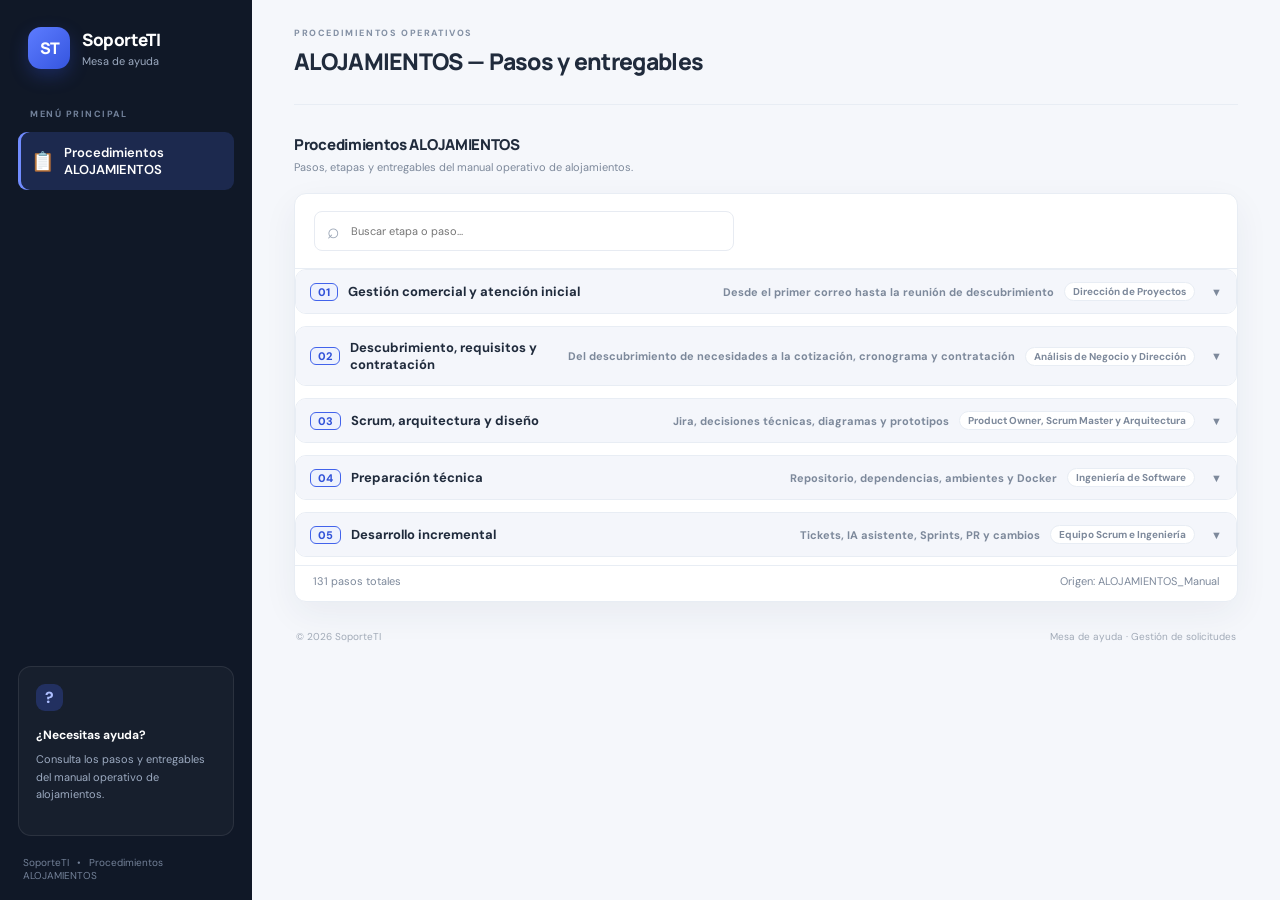
<file: alojamientos.html>
<!DOCTYPE html>
<html lang="es">
<head>
  <meta charset="UTF-8">
  <meta name="viewport" content="width=device-width, initial-scale=1.0">
  <meta name="theme-color" content="#101827">
  <title>SoporteTI | Procedimientos ALOJAMIENTOS</title>
  <link rel="stylesheet" href="CSS/TI.css">
</head>
<body>
  <div class="app-shell">
    <aside class="sidebar">
      <a class="brand" href="#" aria-label="SoporteTI, inicio" data-go="alojamientos">
        <span class="brand-mark">ST</span>
        <span><strong>SoporteTI</strong><small>Mesa de ayuda</small></span>
      </a>

      <div class="sidebar-label">MENÚ PRINCIPAL</div>
      <nav class="side-nav" aria-label="Navegación principal">
        <a href="#" class="nav-link active" data-view="alojamientos"><span class="nav-icon">📋</span>Procedimientos ALOJAMIENTOS</a>
      </nav>

      <div class="sidebar-bottom">
        <div class="help-card">
          <span class="help-icon">?</span>
          <strong>¿Necesitas ayuda?</strong>
          <p>Consulta los pasos y entregables del manual operativo de alojamientos.</p>
        </div>
        <div class="sidebar-foot">SoporteTI <span>•</span> Procedimientos ALOJAMIENTOS</div>
      </div>
    </aside>

    <main class="main-content">
      <header class="topbar">
        <div>
          <p class="eyebrow">PROCEDIMIENTOS OPERATIVOS</p>
          <h1 id="page-title">ALOJAMIENTOS — Pasos y entregables</h1>
        </div>
      </header>

      <section class="view active" id="alojamientos">
        <div class="section-heading page-section-heading">
          <div>
            <h2>Procedimientos ALOJAMIENTOS</h2>
            <p>Pasos, etapas y entregables del manual operativo de alojamientos.</p>
          </div>
        </div>
        <section class="panel">
          <div class="toolbar">
            <label class="search-box"><span>⌕</span><input id="aloj-search" type="search" placeholder="Buscar etapa o paso..." autocomplete="off"></label>
          </div>
          <div id="alojamientos-grid" class="aloj-grid"></div>
          <div class="panel-foot"><span id="aloj-count">0 pasos</span><span>Origen: ALOJAMIENTOS_Manual</span></div>
        </section>
      </section>

      <footer class="main-footer"><span>© <span id="current-year"></span> SoporteTI</span><span>Mesa de ayuda · Gestión de solicitudes</span></footer>
    </main>
  </div>

  <div class="toast" id="toast" role="status" aria-live="polite"></div>

  <script id="alojamientos-data" type="application/json"></script>

  <script>
    (function(){
      var dataEl = document.getElementById('alojamientos-data');
      var grid = document.getElementById('alojamientos-grid');
      var searchInput = document.getElementById('aloj-search');
      var countEl = document.getElementById('aloj-count');

      function esc(s){ return String(s==null?'':s).replace(/&/g,'&amp;').replace(/</g,'&lt;').replace(/>/g,'&gt;'); }

      function render(data, filter){
        var f = (filter||'').toLowerCase();
        grid.innerHTML = '';
        var total = 0, shown = 0;
        data.fases.forEach(function(fase){
          total += fase.etapas.reduce(function(a,e){ return a + e.pasos.length; }, 0);
          var faseHtml = '<div class="aloj-fase"><div class="aloj-fase-head" role="button" tabindex="0"><span class="aloj-fase-id">'+esc(fase.id)+'</span><span class="aloj-fase-title">'+esc(fase.title)+'</span><span class="aloj-fase-desc">'+esc(fase.description)+'</span><span class="aloj-fase-owner">'+esc(fase.owner)+'</span><span class="aloj-toggle">▼</span></div><div class="aloj-fase-body">';
          var faseShown = 0;
          fase.etapas.forEach(function(etapa){
            var etapaHtml = '<div class="aloj-etapa"><div class="aloj-etapa-head" role="button" tabindex="0"><span class="aloj-etapa-id">'+esc(etapa.id)+'</span><span class="aloj-etapa-title">'+esc(etapa.title)+'</span><span class="aloj-toggle">▼</span></div><div class="aloj-etapa-body">';
            var etapaShown = 0;
            etapa.pasos.forEach(function(paso, pasoIndex){
              var hay = esc((paso.titulo+' '+(paso.herramienta||'')+' '+(paso.acciones||[]).join(' ')+' '+(paso.por_que||'')+' '+(paso.verificar||'')+' '+(paso.decisión||''))).toLowerCase();
              if(f && hay.indexOf(f)<0) return;
              etapaShown++;
              var accionesHtml = (paso.acciones||[]).map(function(a){return '<li>'+esc(a)+'</li>';}).join('');
              etapaHtml += '<div class="aloj-paso"><div class="aloj-paso-head"><span class="aloj-paso-title">'+esc(paso.titulo)+'</span><span class="aloj-paso-tool">'+esc(paso.herramienta||'')+'</span><div class="aloj-paso-actions"><button type="button" class="secondary-button paso-edit" data-paso-index="'+pasoIndex+'" title="Editar paso">Editar</button><button type="button" class="secondary-button paso-delete" data-paso-index="'+pasoIndex+'" title="Eliminar paso">Eliminar</button></div></div><div class="aloj-paso-body"><ul class="aloj-acciones">'+accionesHtml+'</ul><p class="aloj-porque"><strong>Por qué:</strong> '+esc(paso.por_que||'')+'</p><p class="aloj-verificar"><strong>Verificar:</strong> '+esc(paso.verificar||'')+'</p>'+(paso.decisión?'<p class="aloj-decision"><strong>Decisión:</strong> '+esc(paso.decisión)+'</p>':'')+'</div></div>';
            });
            etapaHtml += '</div></div>';
            if(etapaShown||!f){ faseHtml += etapaHtml; faseShown += etapaShown; }
          });
          faseHtml += '</div></div>';
          if(faseShown||!f){ grid.innerHTML += faseHtml; shown += faseShown; }
        });
        countEl.textContent = total + ' pasos totales' + (f ? ' (' + shown + ' coinciden)' : '');
      }

      function toggle(el){
        var body = el.nextElementSibling;
        var arrow = el.querySelector('.aloj-toggle');
        if(!body) return;
        var open = body.style.display === 'block';
        body.style.display = open ? 'none' : 'block';
        if(arrow) arrow.textContent = open ? '▶' : '▼';
      }

      function toast(message){
        var el = document.getElementById('toast');
        if(!el) return;
        el.textContent = message;
        el.classList.add('show');
        setTimeout(function(){ el.classList.remove('show'); }, 3000);
      }

      // Cargar datos desde JSON externo (misma carpeta, servido por XAMPP)
      fetch('alojamientos_datos.json')
        .then(function(r){ return r.json(); })
        .then(function(data){
          var all = 0;
          data.fases.forEach(function(f){ f.etapas.forEach(function(e){ all += e.pasos.length; }); });
          countEl.textContent = all + ' pasos totales';
          render(data);
          grid.addEventListener('click', function(e){
            var head = e.target.closest('.aloj-fase-head, .aloj-etapa-head');
            if(head){ toggle(head); return; }
            var btn = e.target.closest('.paso-edit, .paso-delete');
            if(btn){
              var idx = btn.getAttribute('data-paso-index');
              var paso = btn.closest('.aloj-paso');
              var titulo = paso.querySelector('.aloj-paso-title').textContent.trim();
              if(btn.classList.contains('paso-edit')){
                toast('Editar paso: '+titulo+' (pendiente de backend)');
              } else if(btn.classList.contains('paso-delete')){
                if(confirm('¿Eliminar el paso "'+titulo+'"?')){
                  paso.style.display = 'none';
                  toast('Paso eliminado: '+titulo);
                }
              }
            }
          });
          grid.addEventListener('keydown', function(e){
            if(e.key === 'Enter' || e.key === ' '){
              var head = e.target.closest('.aloj-fase-head, .aloj-etapa-head');
              if(head){ e.preventDefault(); toggle(head); }
            }
          });
          searchInput.addEventListener('input', function(){ render(data, searchInput.value); });
        })
        .catch(function(err){
          grid.innerHTML = '<div style="padding:16px;color:#d64c58;">No se pudieron cargar los datos: '+esc(err.message)+'</div>';
        });

      document.getElementById('current-year').textContent = new Date().getFullYear();
    })();
  </script>
</body>
</html>
</file>
<file: CSS/TI.css>
@import url('https://fonts.googleapis.com/css2?family=DM+Sans:wght@400;500;600;700;800&family=Manrope:wght@500;600;700;800&display=swap');

:root {
  --navy: #101827;
  --navy-soft: #19263a;
  --blue: #4263eb;
  --blue-dark: #3152d8;
  --ink: #202b3c;
  --muted: #7d899b;
  --line: #e8edf4;
  --surface: #ffffff;
  --bg: #f5f7fb;
  --green: #16845b;
  --red: #d64c58;
  --shadow: 0 12px 35px rgba(31, 49, 78, .06);
}
* { box-sizing: border-box; }
body { margin: 0; background: var(--bg); color: var(--ink); font-family: 'DM Sans', sans-serif; }
button, input, select, textarea { font: inherit; }
button, a { -webkit-tap-highlight-color: transparent; }
button { cursor: pointer; }
.app-shell { min-height: 100vh; }
.sidebar { width: 252px; position: fixed; inset: 0 auto 0 0; display: flex; flex-direction: column; padding: 27px 18px 18px; background: var(--navy); color: #fff; z-index: 5; }
.brand { display: flex; align-items: center; gap: 12px; padding: 0 10px 39px; color: #fff; text-decoration: none; }
.brand-mark { width: 42px; height: 42px; display: grid; place-items: center; border-radius: 13px; color: #fff; background: linear-gradient(135deg, #5d7cff, #3555df); font-family: Manrope, sans-serif; font-weight: 800; letter-spacing: -1px; box-shadow: 0 7px 18px #304cc455; }
.brand strong, .brand small { display: block; }
.brand strong { font: 800 17px Manrope, sans-serif; letter-spacing: -.4px; }
.brand small { margin-top: 3px; color: #9caac0; font-size: 11px; }
.sidebar-label { padding: 0 12px 12px; color: #718099; font-size: 9px; font-weight: 800; letter-spacing: 1.5px; }
.side-nav { display: grid; gap: 7px; }
.nav-link { display: flex; align-items: center; gap: 13px; padding: 12px 13px; border-radius: 9px; color: #aeb9ca; text-decoration: none; font-size: 13px; font-weight: 600; transition: .2s; }
.nav-link:hover { background: #ffffff0c; color: #fff; }
.nav-link.active { background: #344d9d55; color: #fff; box-shadow: inset 3px 0 #718cff; }
.nav-icon { width: 20px; text-align: center; font-size: 19px; line-height: 1; }
.sidebar-bottom { margin-top: auto; }
.help-card { padding: 17px; border: 1px solid #ffffff16; border-radius: 13px; background: #ffffff08; }
.help-icon { display: grid; place-items: center; width: 27px; height: 27px; margin-bottom: 12px; border-radius: 9px; background: #4263eb44; color: #aebfff; font-weight: 800; }
.help-card strong { font-size: 12px; }
.help-card p { margin: 7px 0 14px; color: #9caac0; font-size: 11px; line-height: 1.6; }
.help-button { width: 100%; padding: 9px; border: 0; border-radius: 7px; background: #344d9d; color: #fff; font-size: 11px; font-weight: 700; }
.sidebar-foot { padding: 20px 5px 0; color: #738198; font-size: 10px; }
.sidebar-foot span { padding: 0 5px; }
.main-content { min-height: 100vh; margin-left: 252px; padding: 0 42px 22px; max-width: 1800px; }
.topbar { min-height: 105px; display: flex; align-items: center; justify-content: space-between; gap: 20px; border-bottom: 1px solid var(--line); margin-bottom: 29px; }
.eyebrow, .welcome-kicker { margin: 0 0 6px; color: #8491a5; font-size: 9px; font-weight: 800; letter-spacing: 1.6px; }
.topbar h1 { margin: 0; font: 800 23px Manrope, sans-serif; letter-spacing: -.7px; }
.primary-button, .secondary-button { display: inline-flex; justify-content: center; align-items: center; gap: 9px; min-height: 42px; padding: 0 17px; border: 0; border-radius: 8px; font-size: 12px; font-weight: 700; transition: .2s; }
.primary-button { background: var(--blue); color: #fff; box-shadow: 0 5px 12px #4263eb25; }
.primary-button:hover { background: var(--blue-dark); transform: translateY(-1px); }
.primary-button:disabled, .secondary-button:disabled { opacity: .55; cursor: wait; transform: none; }
.secondary-button { border: 1px solid var(--line); background: #fff; color: #536176; }
.secondary-button:hover { background: #f6f8fc; }
.view { display: none; animation: appear .22s ease; }
.view.active { display: block; }
@keyframes appear { from { opacity: .4; transform: translateY(4px); } to { opacity: 1; transform: none; } }
.welcome-panel { min-height: 180px; position: relative; display: flex; align-items: center; justify-content: space-between; overflow: hidden; padding: 28px 35px; border-radius: 15px; color: #fff; background: linear-gradient(110deg, #233b81, #4263c8 65%, #6682e6); box-shadow: 0 12px 26px #3655b322; }
.welcome-panel:after { content: ''; position: absolute; width: 300px; height: 300px; right: 7%; top: -175px; border: 1px solid #ffffff25; border-radius: 50%; box-shadow: 0 0 0 30px #ffffff08, 0 0 0 60px #ffffff06; }
.welcome-kicker { color: #c1ceff; }
.welcome-panel h2 { margin: 8px 0; font: 800 23px Manrope, sans-serif; letter-spacing: -.6px; }
.welcome-panel p:last-child { max-width: 510px; margin: 0; color: #dce4ff; font-size: 12px; line-height: 1.6; }
.welcome-art { width: 110px; height: 110px; position: relative; display: grid; place-items: center; margin-right: 8%; border: 1px solid #ffffff45; border-radius: 28px; background: #ffffff17; transform: rotate(-8deg); }
.welcome-art span { color: #e7edff; font-size: 55px; }
.welcome-art i { position: absolute; right: -12px; bottom: -10px; display: grid; place-items: center; width: 37px; height: 37px; border: 4px solid #526fce; border-radius: 50%; background: #fff; color: #3152d8; font-size: 18px; font-style: normal; font-weight: 800; }
.section-heading { display: flex; align-items: center; justify-content: space-between; margin: 28px 0 15px; }
.section-heading h2, .panel-heading h2 { margin: 0; font: 800 15px Manrope, sans-serif; letter-spacing: -.3px; }
.section-heading p, .panel-heading p { margin: 5px 0 0; color: var(--muted); font-size: 11px; }
.stats-grid { display: grid; grid-template-columns: repeat(4, minmax(0, 1fr)); gap: 15px; margin-bottom: 23px; }
.stat-card { min-height: 126px; padding: 17px 18px; border: 1px solid var(--line); border-radius: 12px; background: var(--surface); box-shadow: var(--shadow); }
.stat-top { display: flex; align-items: center; justify-content: space-between; }
.stat-label { color: #748197; font-size: 11px; font-weight: 600; }
.stat-icon { width: 31px; height: 31px; display: grid; place-items: center; border-radius: 9px; font-size: 16px; font-weight: 700; }
.icon-total { background: #edf1ff; color: #4964df; }
.icon-pending { background: #fff5e5; color: #d18a1d; }
.icon-progress { background: #eaf3ff; color: #3981cf; }
.icon-resolved { background: #e8f7ef; color: #1c9865; }
.stat-number { display: block; margin-top: 8px; font: 800 25px Manrope, sans-serif; letter-spacing: -1px; }
.stat-note { color: #9aa4b3; font-size: 10px; }
.panel, .form-panel { border: 1px solid var(--line); border-radius: 12px; background: #fff; box-shadow: var(--shadow); }
.panel-heading { display: flex; justify-content: space-between; align-items: center; padding: 19px 21px; }
.text-button { border: 0; background: none; color: var(--blue); font-size: 11px; font-weight: 700; }
.text-button span { padding-left: 5px; font-size: 15px; }
.table-wrap { width: 100%; overflow-x: auto; }
table { width: 100%; border-collapse: collapse; text-align: left; white-space: nowrap; }
thead { background: #f8f9fc; }
th { padding: 12px 16px; color: #8a96a8; font-size: 9px; font-weight: 800; letter-spacing: .8px; }
td { padding: 14px 16px; border-top: 1px solid #eff2f6; color: #536176; font-size: 11px; }
td b { color: #344156; font-weight: 700; }
tbody tr:hover { background: #fbfcff; }
.empty { padding: 30px 15px; text-align: center; color: #98a3b2; }
.badge { display: inline-flex; align-items: center; gap: 6px; padding: 5px 9px; border-radius: 20px; font-size: 10px; font-weight: 700; }
.badge:before { content: ''; width: 5px; height: 5px; border-radius: 50%; background: currentColor; }
.badge.pending { background: #fff5e5; color: #b87917; }
.badge.progress { background: #eaf3ff; color: #397ac0; }
.badge.resolved { background: #e8f7ef; color: #16845b; }
.badge.other { background: #f0f2f6; color: #68758a; }
.page-section-heading { margin-top: 4px; margin-bottom: 19px; }
.toolbar { display: flex; justify-content: space-between; gap: 14px; padding: 17px 19px; border-bottom: 1px solid var(--line); }
.search-box { display: flex; align-items: center; gap: 9px; width: min(420px, 100%); padding: 0 12px; border: 1px solid #e7ebf2; border-radius: 8px; color: #9aa5b5; }
.search-box span { font-size: 21px; }
.search-box input { width: 100%; height: 38px; border: 0; outline: 0; color: var(--ink); font-size: 11px; }
.filter-box { display: flex; align-items: center; gap: 9px; color: #8995a7; font-size: 10px; }
.filter-box select, .action-select { padding: 9px 10px; border: 1px solid #e7ebf2; border-radius: 7px; outline: 0; background: #fff; color: #526075; font-size: 10px; }
.ticket-actions { display: flex; align-items: center; gap: 6px; }
.action-select { max-width: 118px; padding: 7px 6px; }
.action-button { padding: 7px 10px; border: 1px solid #e7ebf2; border-radius: 6px; background: #fff; color: #536176; font-size: 10px; font-weight: 800; }
.action-button:hover { border-color: #b9c6ff; color: var(--blue); background: #f7f8ff; }
.action-button.delete { border-color: #f5c6c7; color: var(--red); background: #fff9f9; }
.action-button.delete:hover { border-color: var(--red); color: #fff; background: var(--red); }
.action-button.edit { border-color: #b9c6ff; color: var(--blue); background: #f7f8ff; }
.action-button.edit:hover { background: var(--blue); color: #fff; border-color: var(--blue-dark); }
.panel-foot { display: flex; justify-content: space-between; gap: 10px; padding: 13px 18px; border-top: 1px solid var(--line); color: #9aa4b3; font-size: 10px; }
.form-panel { max-width: 900px; padding: 23px; }
.form-intro { display: flex; align-items: center; gap: 12px; padding-bottom: 20px; margin-bottom: 21px; border-bottom: 1px solid var(--line); }
.form-icon { width: 38px; height: 38px; display: grid; place-items: center; border-radius: 11px; background: #edf1ff; color: var(--blue); font-size: 23px; }
.form-intro h3 { margin: 0; font: 800 14px Manrope, sans-serif; }
.form-intro p { margin: 4px 0 0; color: var(--muted); font-size: 10px; }
.form-grid { display: grid; grid-template-columns: repeat(2, minmax(0, 1fr)); gap: 17px; }
.field { display: flex; flex-direction: column; gap: 7px; min-width: 0; }
.field > span { color: #58657a; font-size: 11px; font-weight: 700; }
.field input, .field select, .field textarea { width: 100%; min-height: 41px; padding: 10px 12px; border: 1px solid #e4e9f1; border-radius: 7px; outline: 0; background: #fff; color: #354257; font-size: 11px; transition: .2s; }
.field textarea { min-height: 105px; resize: vertical; line-height: 1.5; }
.field input:focus, .field select:focus, .field textarea:focus { border-color: #8da1ff; box-shadow: 0 0 0 3px #4263eb12; }
.field input::placeholder, .field textarea::placeholder { color: #aab3c0; }
.field-full { grid-column: 1 / -1; }
.form-actions { display: flex; justify-content: flex-end; gap: 9px; padding-top: 21px; margin-top: 22px; border-top: 1px solid var(--line); }
.main-footer { display: flex; justify-content: space-between; gap: 12px; padding: 28px 2px 0; color: #a1aab7; font-size: 10px; }
.toast { position: fixed; right: 25px; bottom: 24px; z-index: 30; max-width: min(400px, calc(100vw - 40px)); padding: 13px 17px; border: 1px solid #ffffff20; border-radius: 9px; background: #17243a; color: #fff; box-shadow: 0 10px 30px #15243b35; font-size: 12px; opacity: 0; pointer-events: none; transform: translateY(10px); transition: .25s; }
.toast.show { opacity: 1; transform: translateY(0); }
.modal { position: fixed; inset: 0; z-index: 20; display: none; align-items: center; justify-content: center; overflow-y: auto; padding: 25px; background: #101827a8; }
.modal.show { display: flex; }
.modal-card { width: min(700px, 100%); max-height: calc(100vh - 50px); overflow-y: auto; padding: 24px; border-radius: 14px; background: #fff; box-shadow: 0 25px 80px #0003; animation: appear .2s ease; }
.modal-heading { display: flex; justify-content: space-between; gap: 15px; margin-bottom: 20px; }
.modal-heading h2 { margin: 0; font: 800 20px Manrope, sans-serif; }
.modal-heading p:last-child { margin: 5px 0 0; color: var(--muted); font-size: 11px; }
.modal-close { width: 33px; height: 33px; border: 0; border-radius: 8px; background: #f1f3f7; color: #68758a; font-size: 23px; line-height: 1; }

/* Acciones de los tickets */
.ticket-actions {
    display: flex;
    align-items: center;
    gap: 8px;
    flex-wrap: wrap;
    min-width: 250px;
}

.action-select {
    min-width: 110px;
}

.action-button {
    display: inline-flex;
    align-items: center;
    justify-content: center;
    padding: 8px 12px;
    border: none;
    border-radius: 6px;
    background: #e8edff;
    color: #3659d9;
    font-size: 12px;
    font-weight: 600;
    cursor: pointer;
    white-space: nowrap;
}

.action-button:hover {
    background: #d8e1ff;
}

.action-button.delete {
    background: #feecec;
    color: #d93636;
}

.action-button.delete:hover {
    background: #fbdada;
}

.action-button:disabled {
    opacity: 0.5;
    cursor: not-allowed;
}

@media (max-width: 1100px) {
  .main-content { padding-right: 25px; padding-left: 25px; }
  .sidebar { width: 220px; }
  .main-content { margin-left: 220px; }
  .stats-grid { grid-template-columns: repeat(2, minmax(0, 1fr)); }
}
@media (max-width: 760px) {
  .sidebar { position: static; width: 100%; padding: 14px 16px; }
  .brand { padding: 0 3px 14px; }
  .sidebar-label, .sidebar-bottom { display: none; }
  .side-nav { display: flex; gap: 5px; overflow-x: auto; }
  .nav-link { flex: 0 0 auto; padding: 10px 11px; font-size: 11px; }
  .nav-icon { font-size: 16px; }
  .main-content { margin-left: 0; padding: 0 16px 18px; }
  .topbar { min-height: 82px; margin-bottom: 20px; }
  .topbar h1 { font-size: 19px; }
  .top-action { min-height: 37px; padding: 0 11px; font-size: 10px; }
  .welcome-panel { min-height: 155px; padding: 22px; }
  .welcome-panel h2 { font-size: 19px; }
  .welcome-art { width: 70px; height: 70px; margin-right: 5px; border-radius: 20px; }
  .welcome-art span { font-size: 38px; }
  .stats-grid { gap: 9px; }
  .stat-card { min-height: 112px; padding: 13px; }
  .stat-label { font-size: 10px; }
  .toolbar { flex-direction: column; }
  .search-box { width: 100%; }
  .filter-box { justify-content: space-between; }
  .form-panel { padding: 17px; }
  .form-grid { grid-template-columns: 1fr; }
  .field-full { grid-column: auto; }
  .panel-foot, .main-footer { flex-direction: column; }
}
@media (max-width: 420px) {
  .stats-grid { grid-template-columns: 1fr 1fr; }
  .welcome-art { display: none; }
  .top-action { gap: 4px; }
  .form-actions { flex-direction: column-reverse; }
  .form-actions button { width: 100%; }
  .modal { padding: 10px; }
  .modal-card { padding: 17px; max-height: calc(100vh - 20px); }
}

/* ── Procedimientos ALOJAMIENTOS ── */
.aloj-grid { display: grid; gap: 12px; }
.aloj-fase { border: 1px solid var(--line); border-radius: 11px; background: var(--surface); overflow: hidden; }
.aloj-fase-head { display: flex; align-items: center; gap: 10px; padding: 12px 14px; background: #f4f6fb; cursor: pointer; font-weight: 700; font-size: 13px; user-select: none; }
.aloj-fase-id { font-size: 11px; color: var(--blue-dark); border: 1px solid var(--blue); color: var(--blue-dark); background: #eef2fd; padding: 1px 7px; border-radius: 6px; font-weight: 800; }
.aloj-fase-title { flex: 1; color: var(--ink); }
.aloj-fase-desc { font-size: 11px; color: var(--muted); margin-left: 8px; }
.aloj-fase-owner { font-size: 10px; color: var(--muted); margin-left: auto; padding: 2px 8px; border: 1px solid var(--line); border-radius: 10px; background: #fff; }
.aloj-toggle { font-size: 11px; color: var(--muted); margin-left: 6px; }
.aloj-fase-body { padding: 0 14px 14px; display: none; }
.aloj-etapa { border: 1px solid var(--line); border-radius: 9px; margin: 8px 0; overflow: hidden; }
.aloj-etapa-head { display: flex; align-items: center; gap: 8px; padding: 9px 12px; background: #fbfcfd; cursor: pointer; font-size: 12.5px; font-weight: 700; user-select: none; }
.aloj-etapa-id { font-size: 10px; color: #6b7a8d; border: 1px solid #d7dee6; border-radius: 5px; padding: 1px 6px; background: #fff; }
.aloj-etapa-title { flex: 1; color: var(--ink); }
.aloj-etapa-body { padding: 0 12px 10px; display: none; }
.aloj-paso { border: 1px solid var(--line); border-radius: 8px; margin: 7px 0; background: var(--surface); overflow: hidden; }
.aloj-paso-head { display: flex; align-items: center; gap: 10px; padding: 8px 11px; background: #f7f9fc; font-size: 12px; font-weight: 700; cursor: default; }
.aloj-paso-title { flex: 1; color: var(--ink); }
.aloj-paso-tool { font-size: 10px; color: var(--blue-dark); border: 1px solid var(--blue); color: var(--blue-dark); background: #eef2fd; padding: 1px 6px; border-radius: 5px; }
.aloj-paso-body { padding: 7px 11px 10px; font-size: 12px; color: #475569; }
.aloj-paso-body ul.aloj-acciones { margin: 4px 0 6px; padding-left: 18px; }
.aloj-paso-body ul.aloj-acciones li { margin: 2px 0; }
.aloj-porque, .aloj-verificar, .aloj-decision { margin: 4px 0; }
.aloj-porque strong, .aloj-verificar strong, .aloj-decision strong { color: var(--ink); font-size: 11px; }
.aloj-decision { color: #8a5a00; }
.panel-foot { display: flex; justify-content: space-between; gap: 12px; font-size: 11px; color: var(--muted); margin-top: 8px; border-top: 1px solid var(--line); padding-top: 8px; }

@media (max-width: 640px) {
  .aloj-fase-head { flex-direction: column; align-items: flex-start; gap: 6px; }
  .aloj-fase-owner { margin-left: 0; margin-top: 4px; }
}

.aloj-paso-head { flex-wrap: wrap; gap: 8px; }
.aloj-paso-actions { margin-left: auto; display: flex; gap: 6px; }
.aloj-paso-actions .secondary-button { font-size: 10px; padding: 4px 10px; min-height: auto; }
@media (max-width: 640px) {
  .aloj-paso-head { flex-direction: column; align-items: flex-start; gap: 8px; }
  .aloj-paso-actions { margin-left: 0; width: 100%; justify-content: flex-start; }
  .aloj-paso-actions .secondary-button { width: 100%; }
}
</file>
